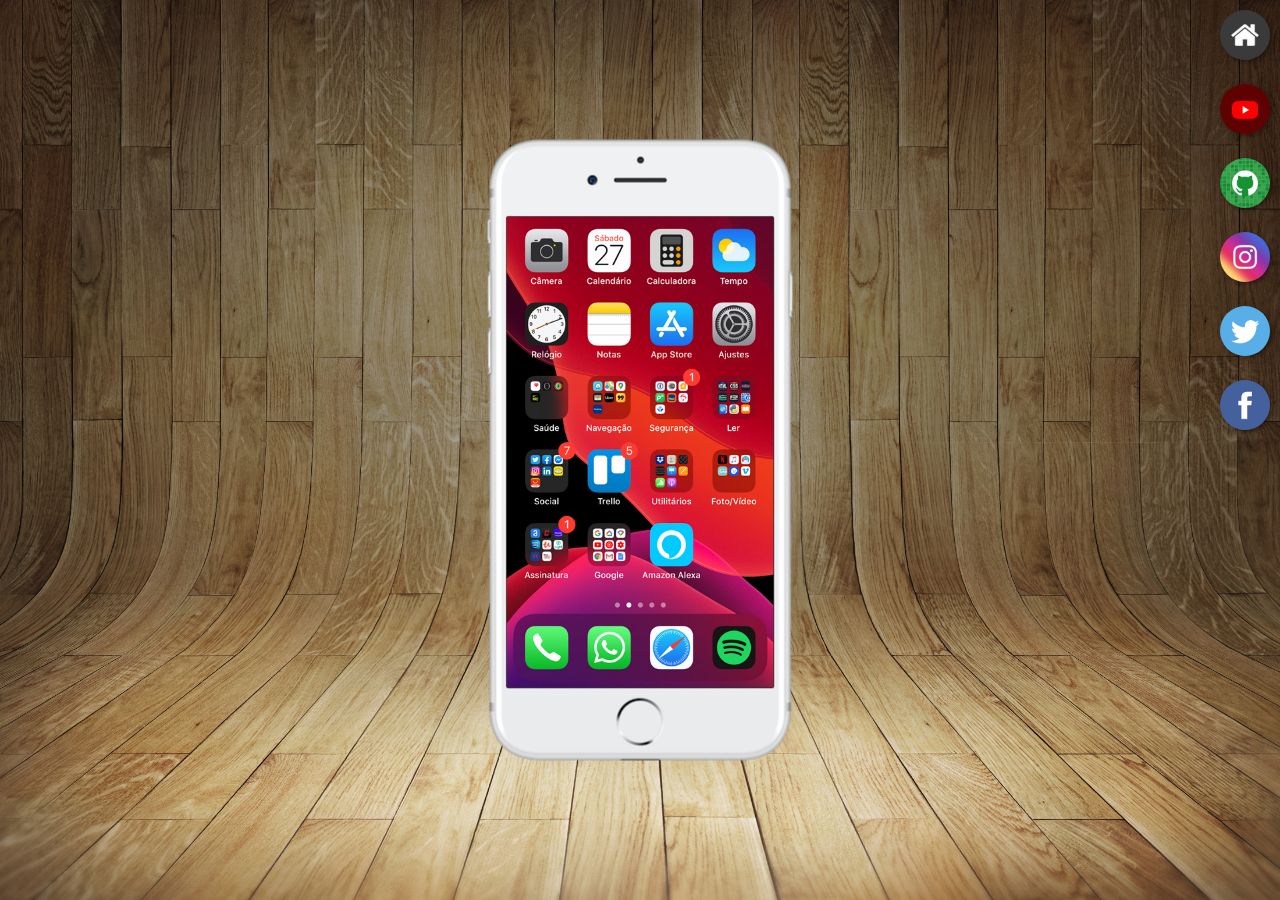
<file: index.html>
<!DOCTYPE html>
<html lang="pt-br">
<head>
    <meta charset="UTF-8">
    <meta name="viewport" content="width=device-width, initial-scale=1.0">
    <link rel="shortcut icon" href="icone.ico" type="image/x-icon">
    <link rel="stylesheet" href="estilos/style.css">
    <title>Projeto Redes Sociais</title>
</head>
<body>
    <main>
        <section id="telefone">
            <iframe src="home.html" name="tela" id="tela" frameborder="0">
                Seu Navgador Nao e Compativel Com Isso.
            </iframe>
        </section>
        <section id="redes-sociais">
            <a href="home.html" target="tela"><img src="imagens/logo-home.jpg" alt="Home"></a> <br>
            <a href="youtube.html" target="tela"><img src="imagens/logo-youtube.jpg" alt="Youtube"></a> <br>
            <a href="github.html" target="tela"><img src="imagens/logo-github.jpg" alt="Github"></a> <br>
            <a href="instagram.html" target="tela"><img src="imagens/logo-instagram.jpg" alt="Instagram"></a> <br>
            <a href="twitter.html" target="tela"><img src="imagens/logo-twitter.jpg" alt="Twitter"></a> <br>
            <a href="facebook.html" target="tela"><img src="imagens/logo-facebook.jpg" alt="Facebook"></a>
        </section>
    </main>
</body>
</html>
</file>
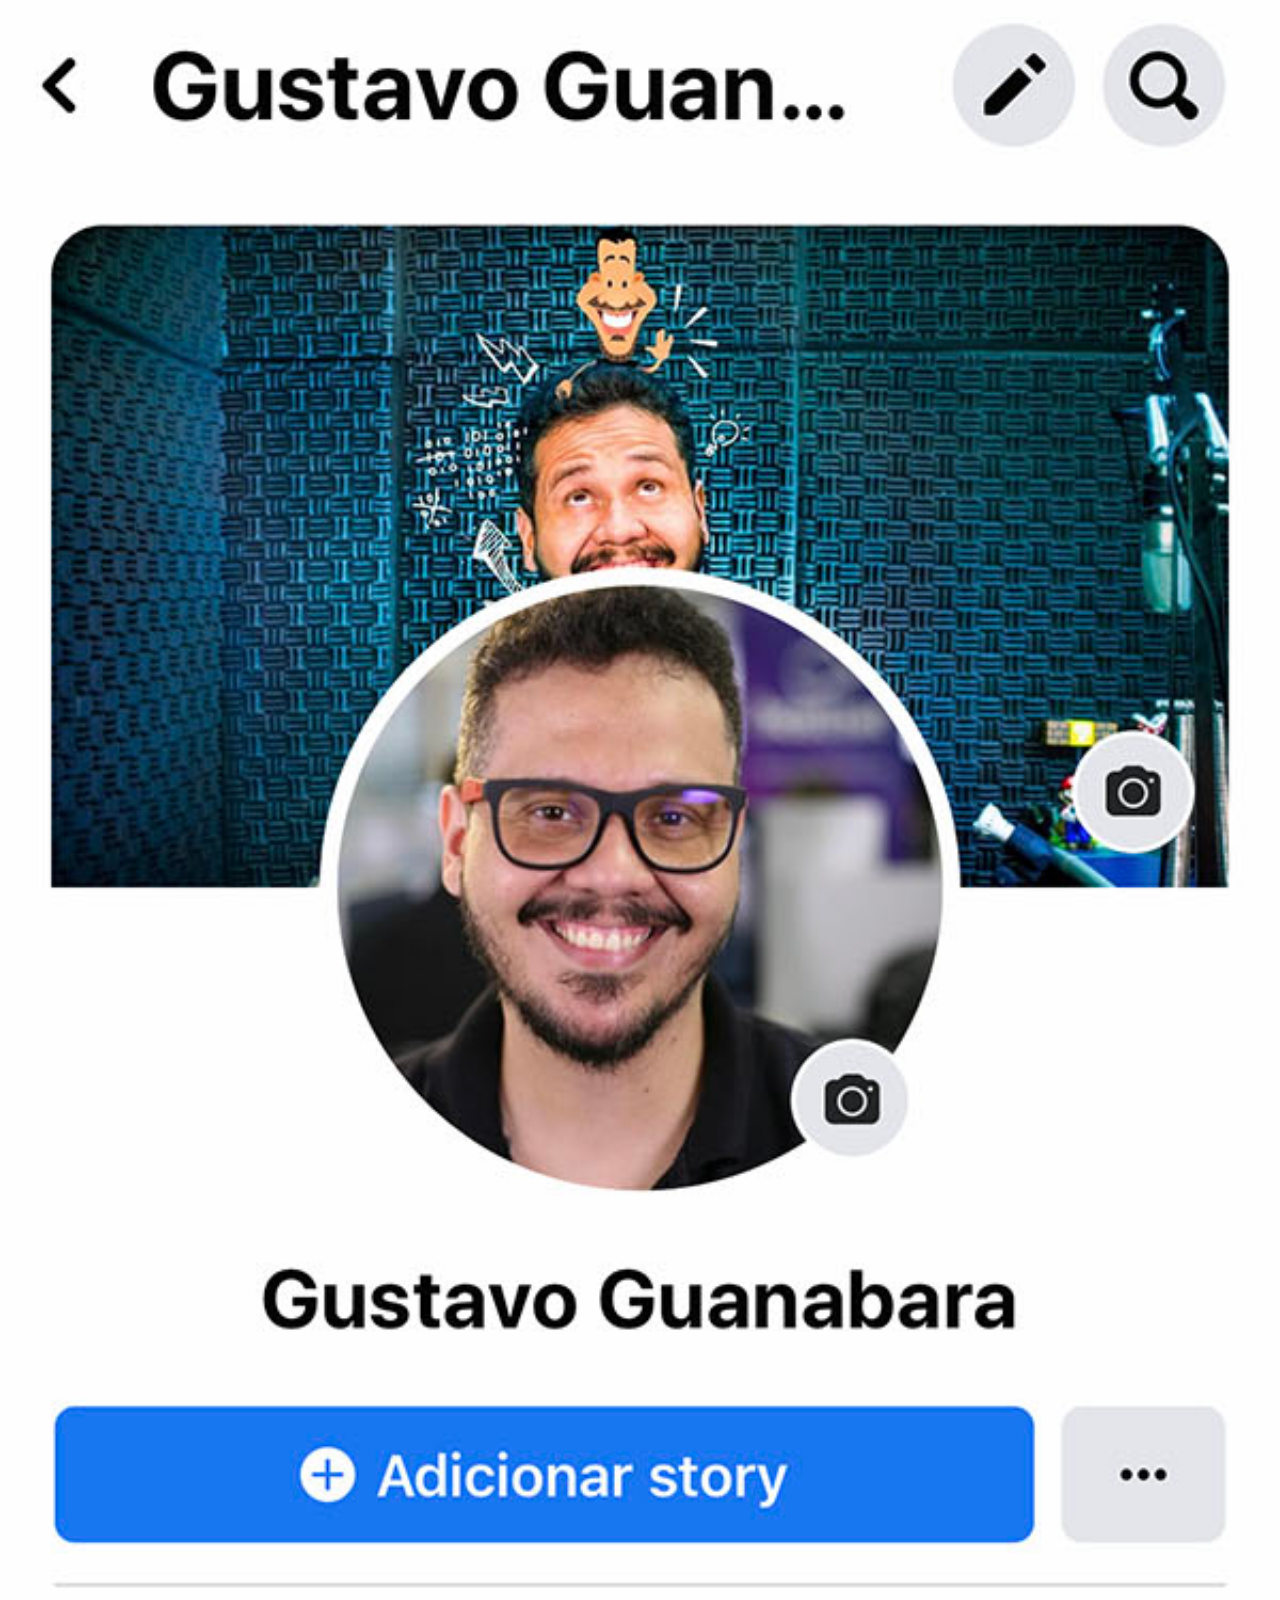
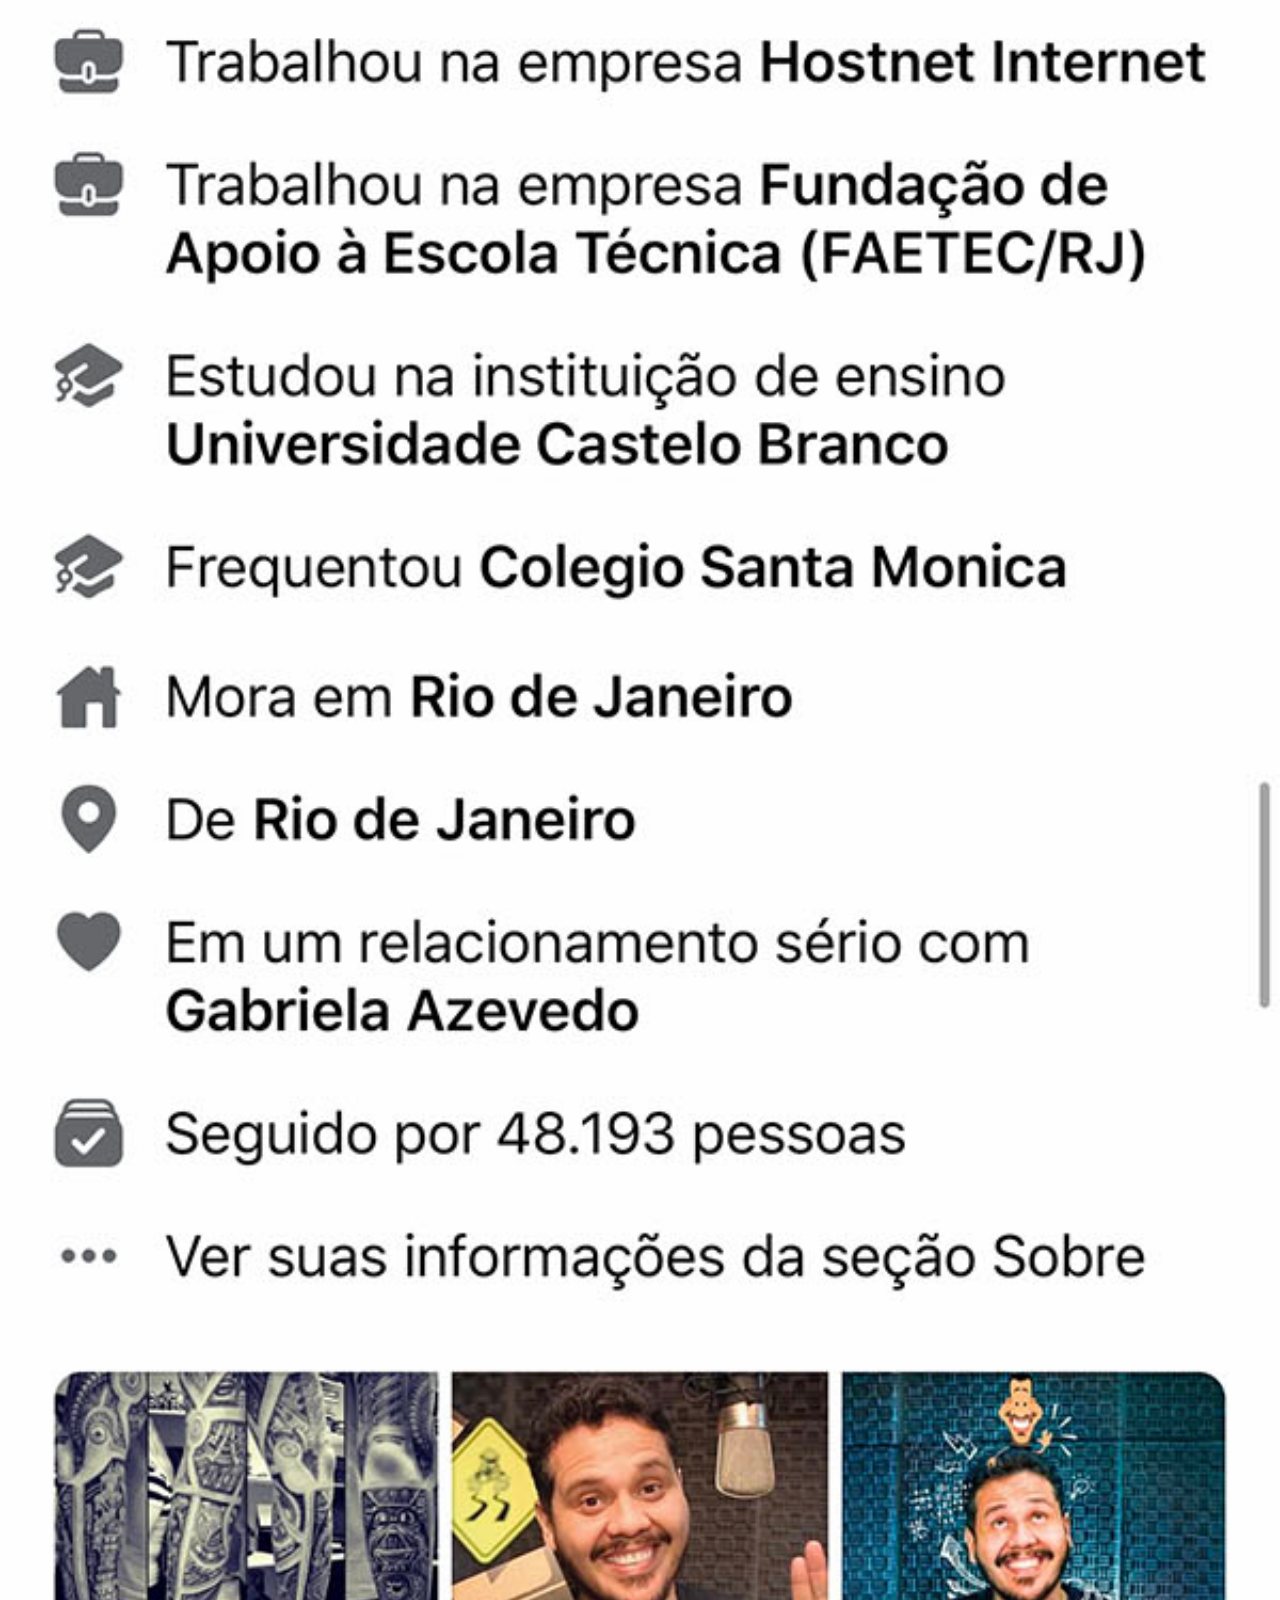
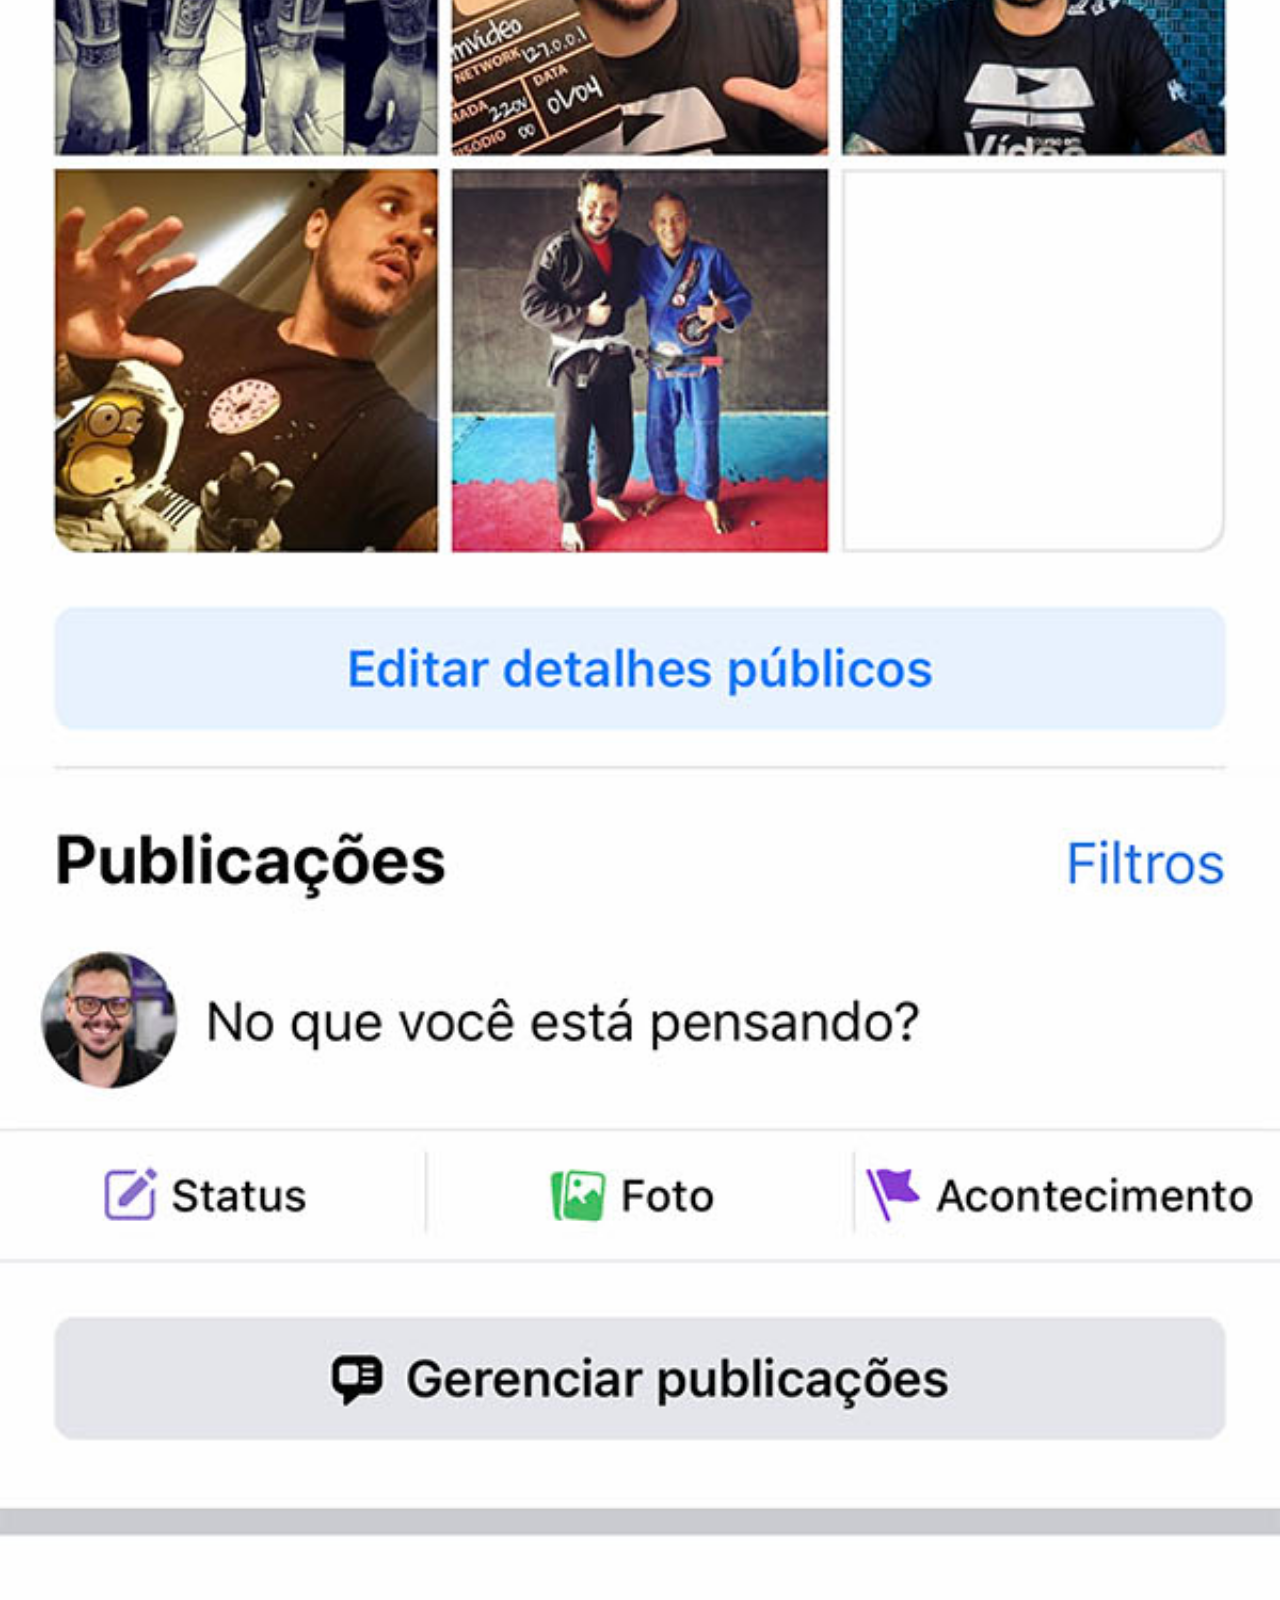
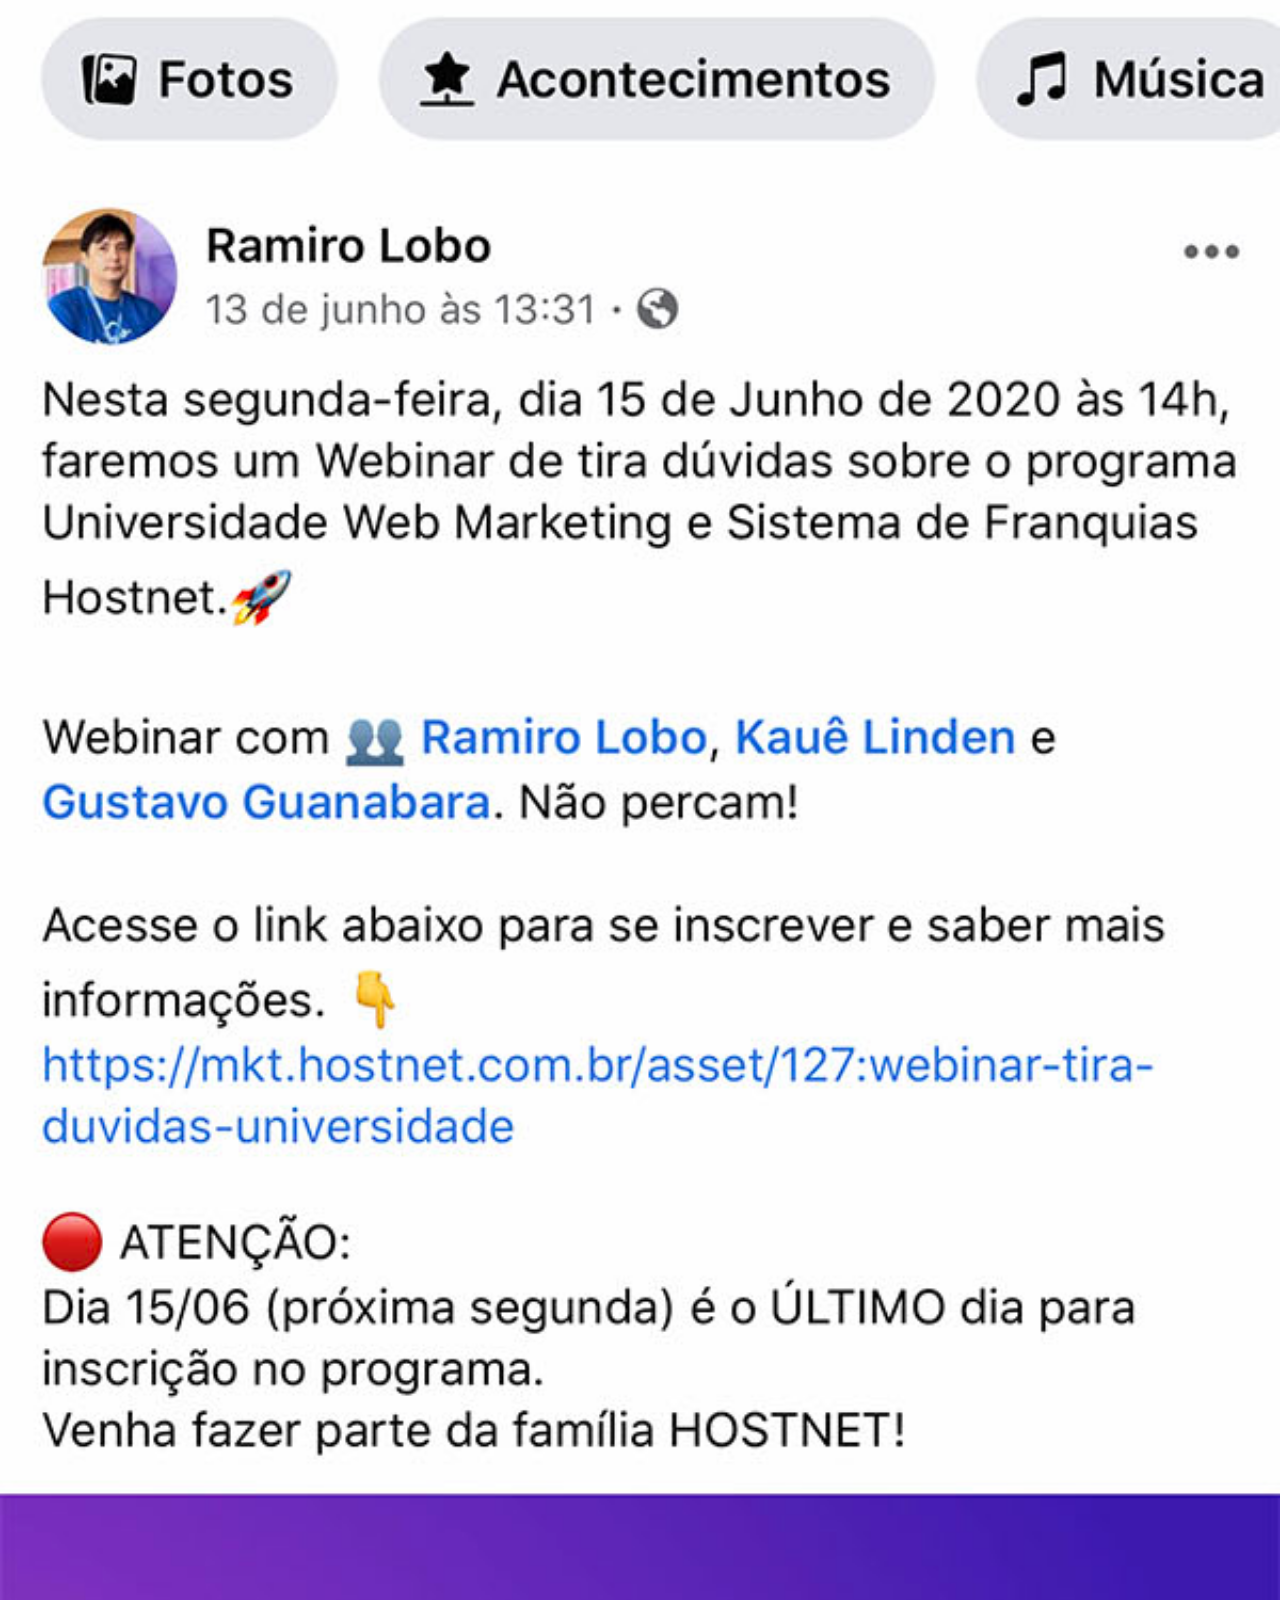
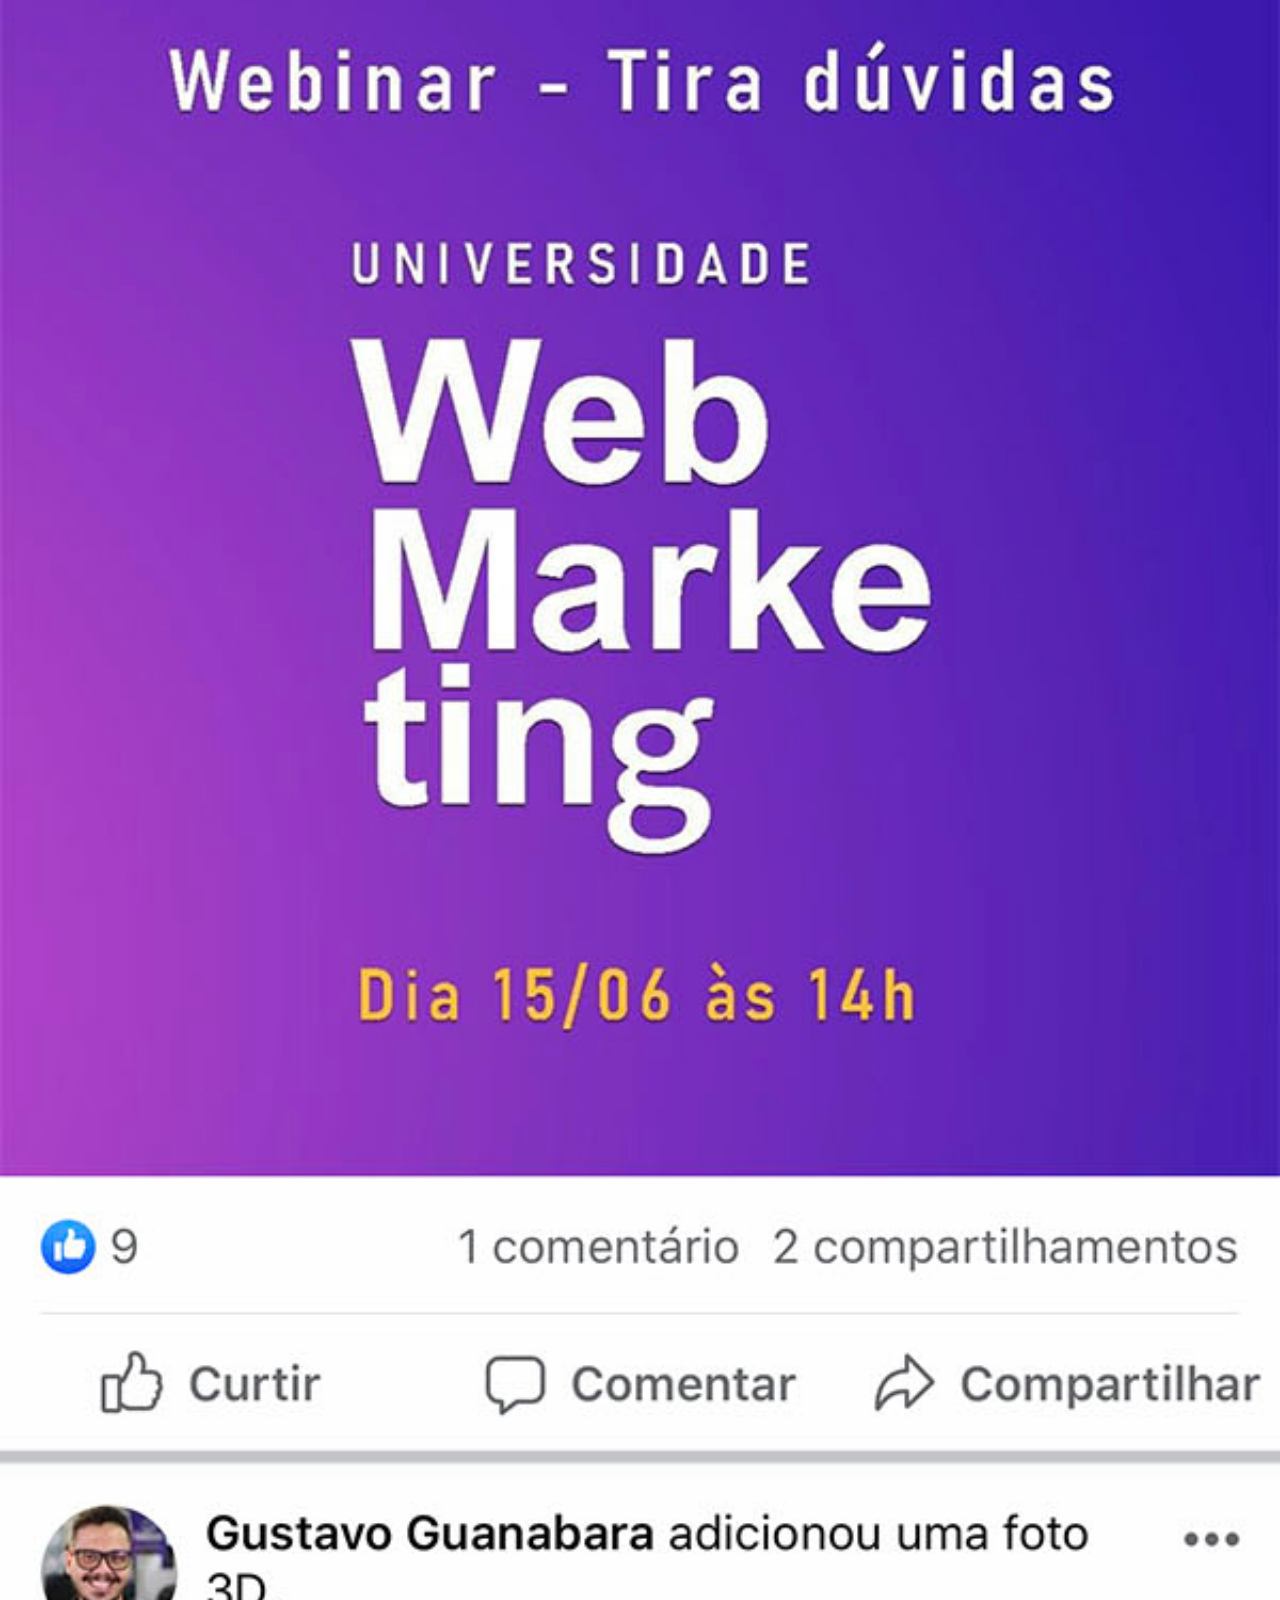
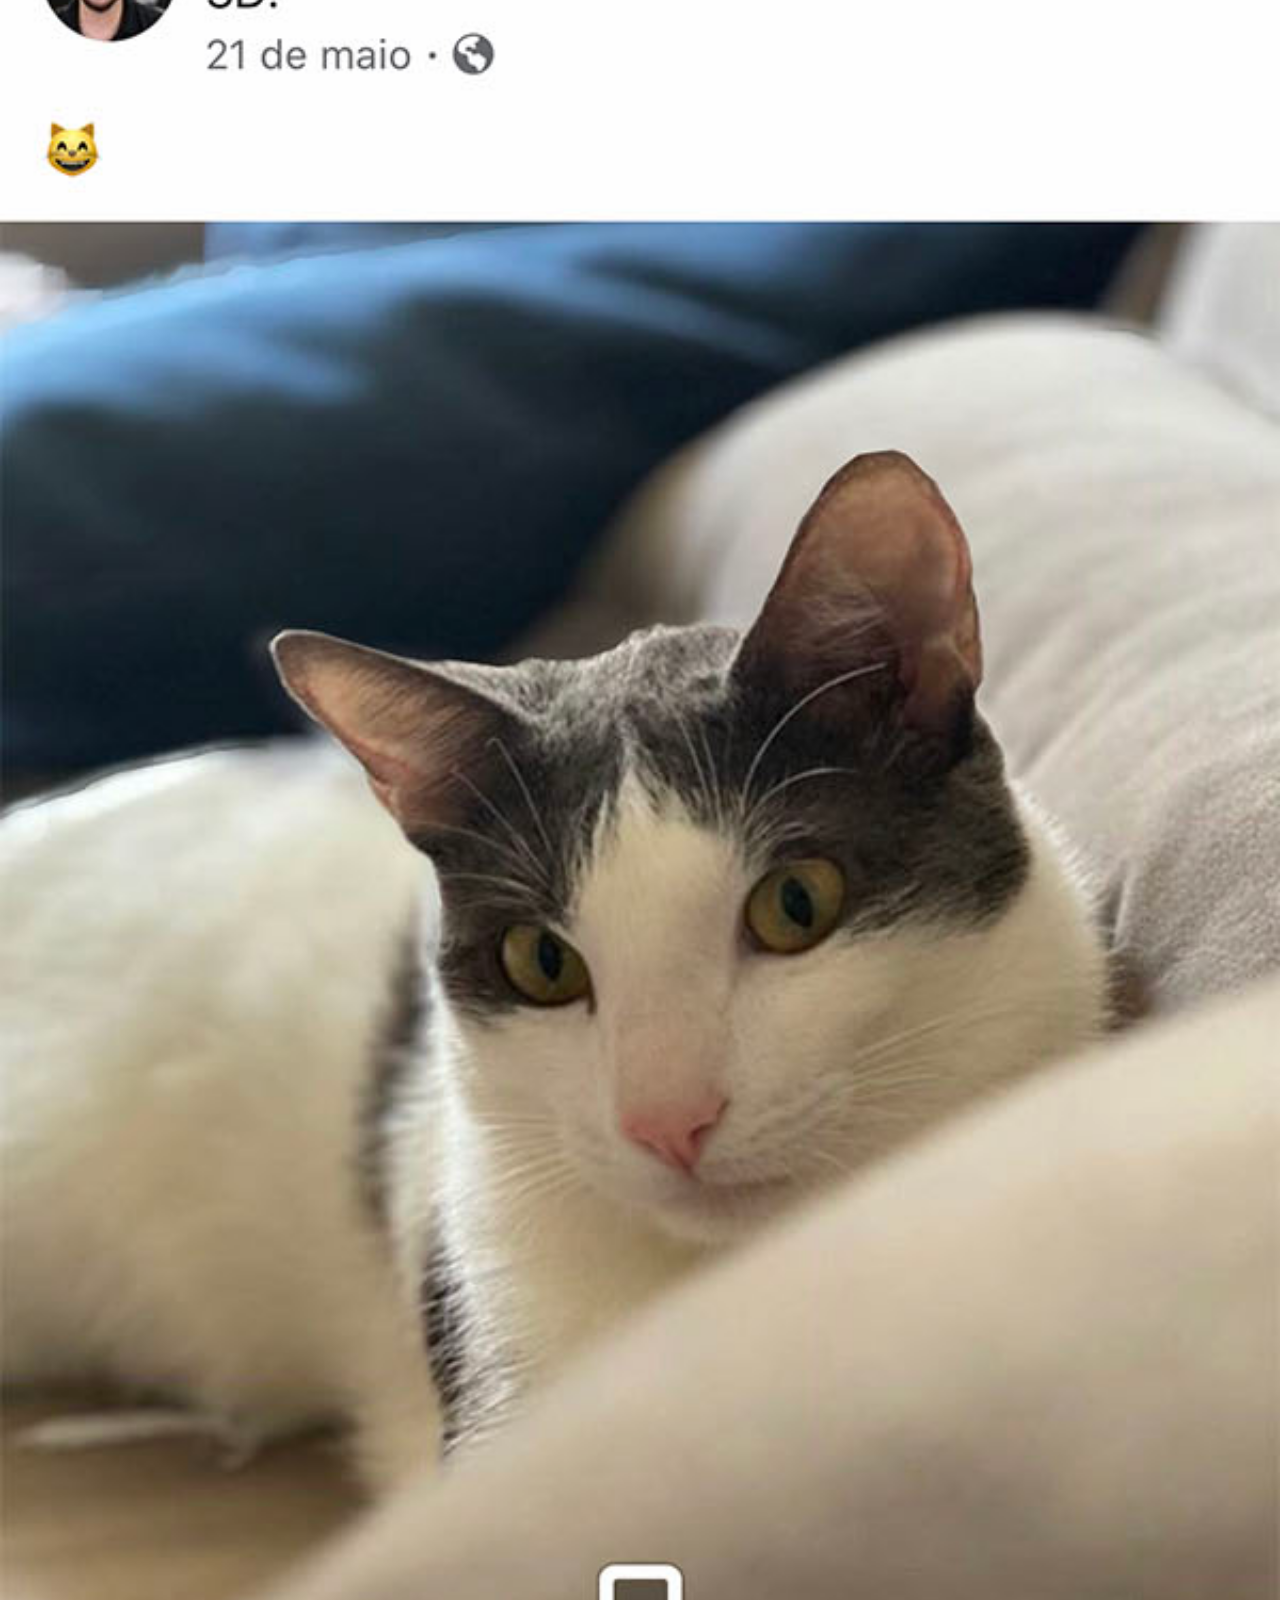
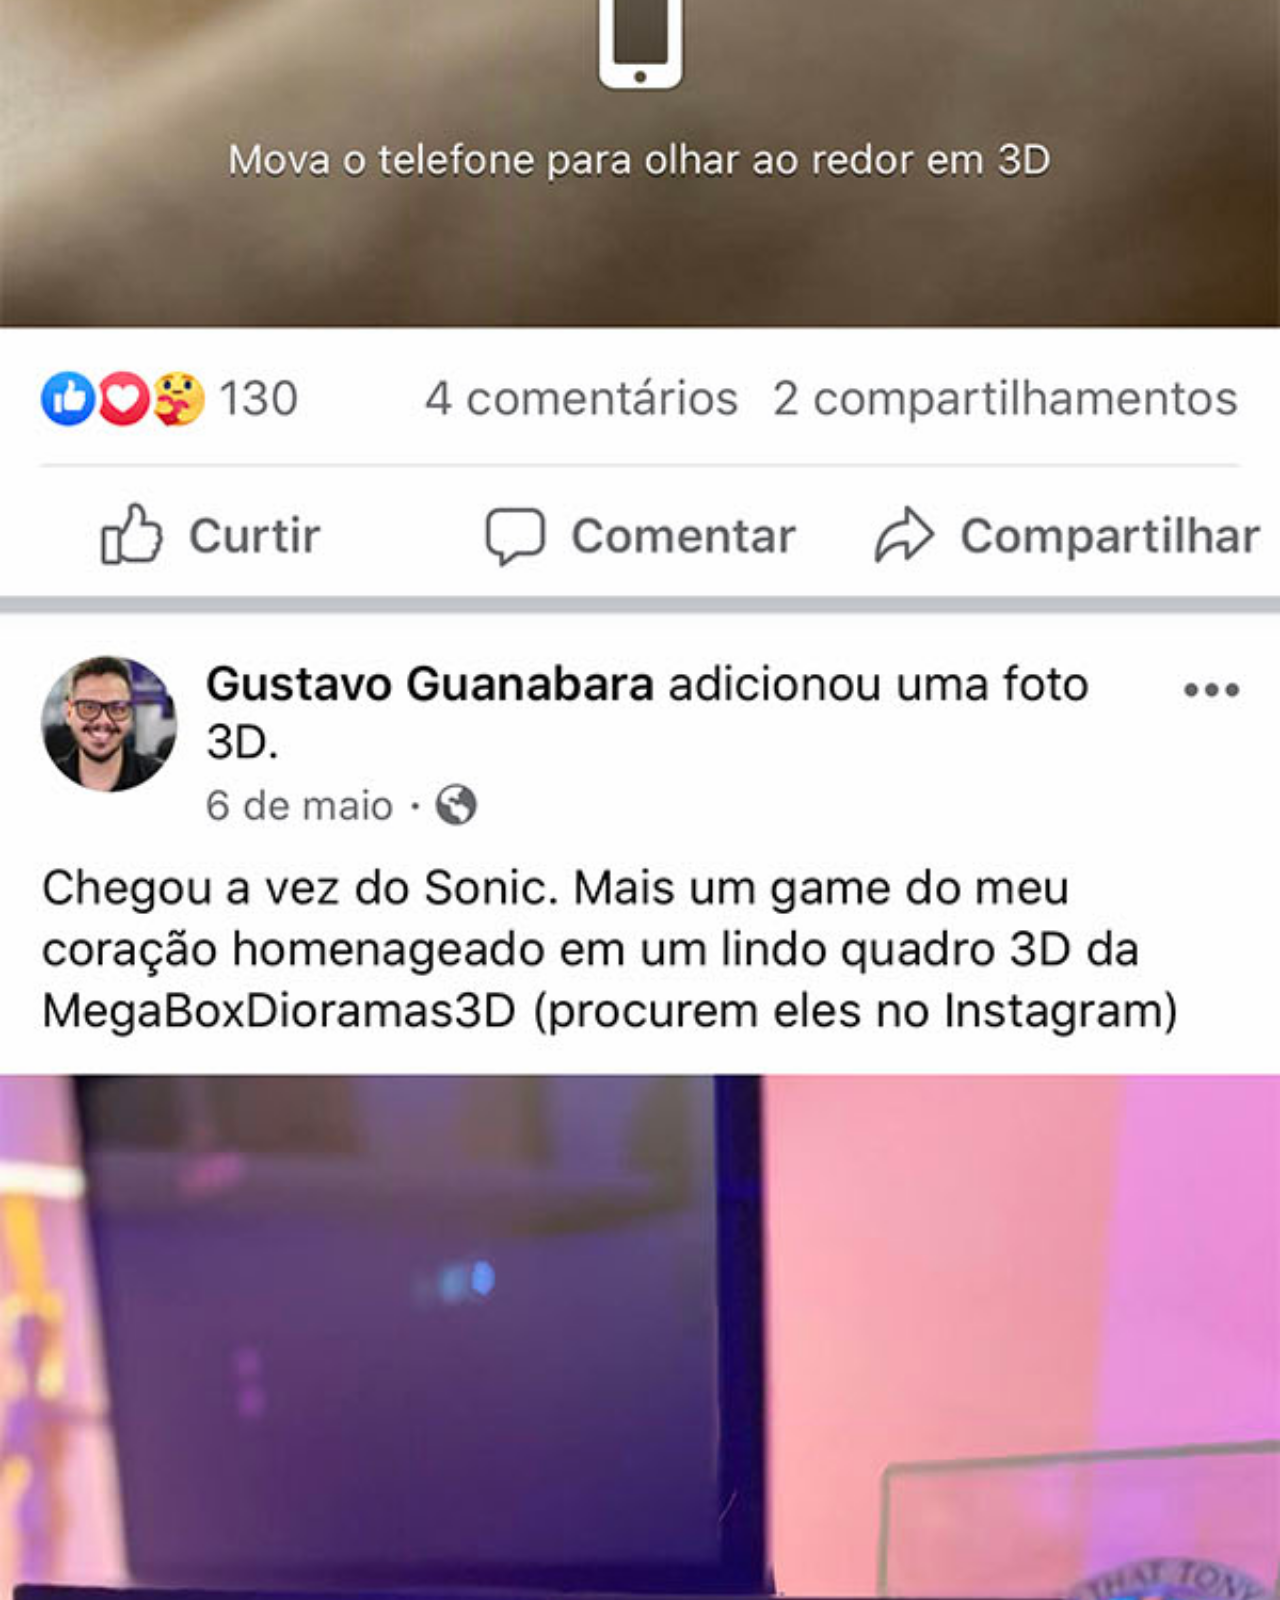
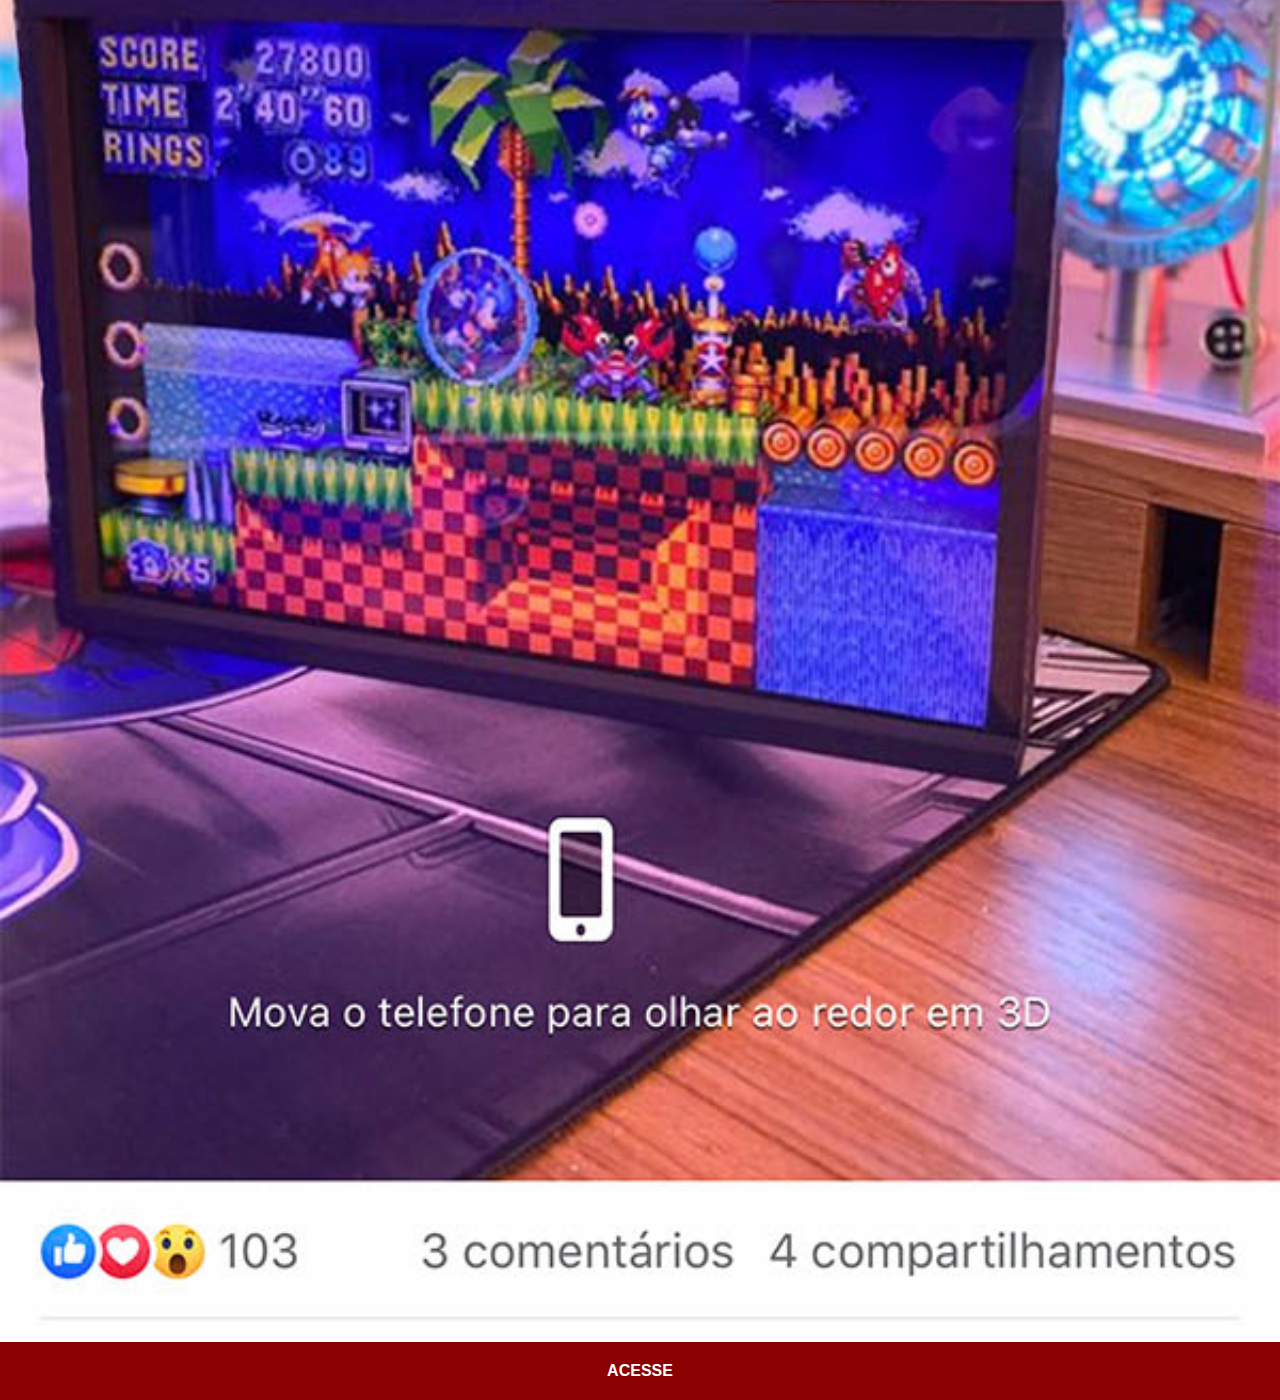
<file: facebook.html>
<!DOCTYPE html>
<html lang="pt-br">
<head>
    <meta charset="UTF-8">
    <meta name="viewport" content="width=device-width, initial-scale=1.0">
    <link rel="stylesheet" href="estilos/social.css">
    <title>Facebook</title>
</head>
<body>
    <img src="imagens/tela-facebook.jpg" alt="Facebook">
    <a href="https://www.facebook.com/gustavoguanabara/" target="_blank">ACESSE</a>
</body>
</html>
</file>
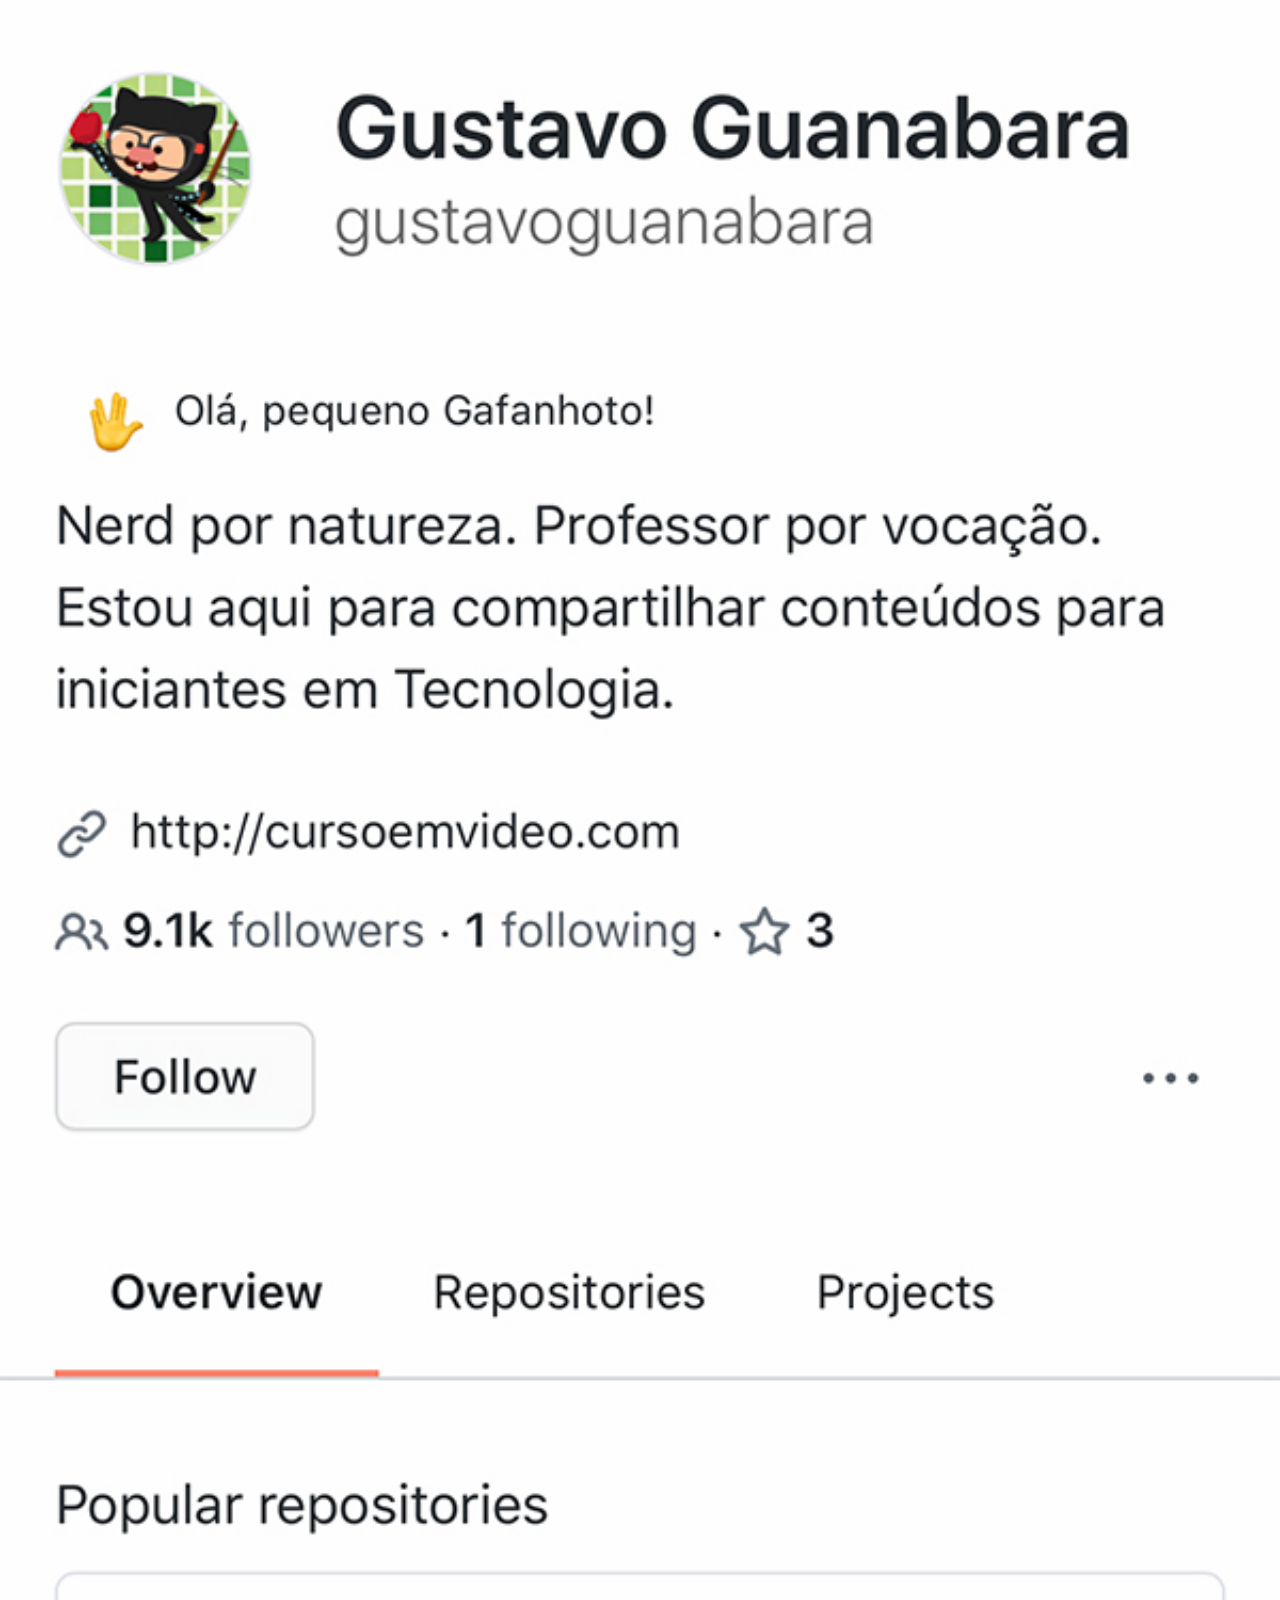
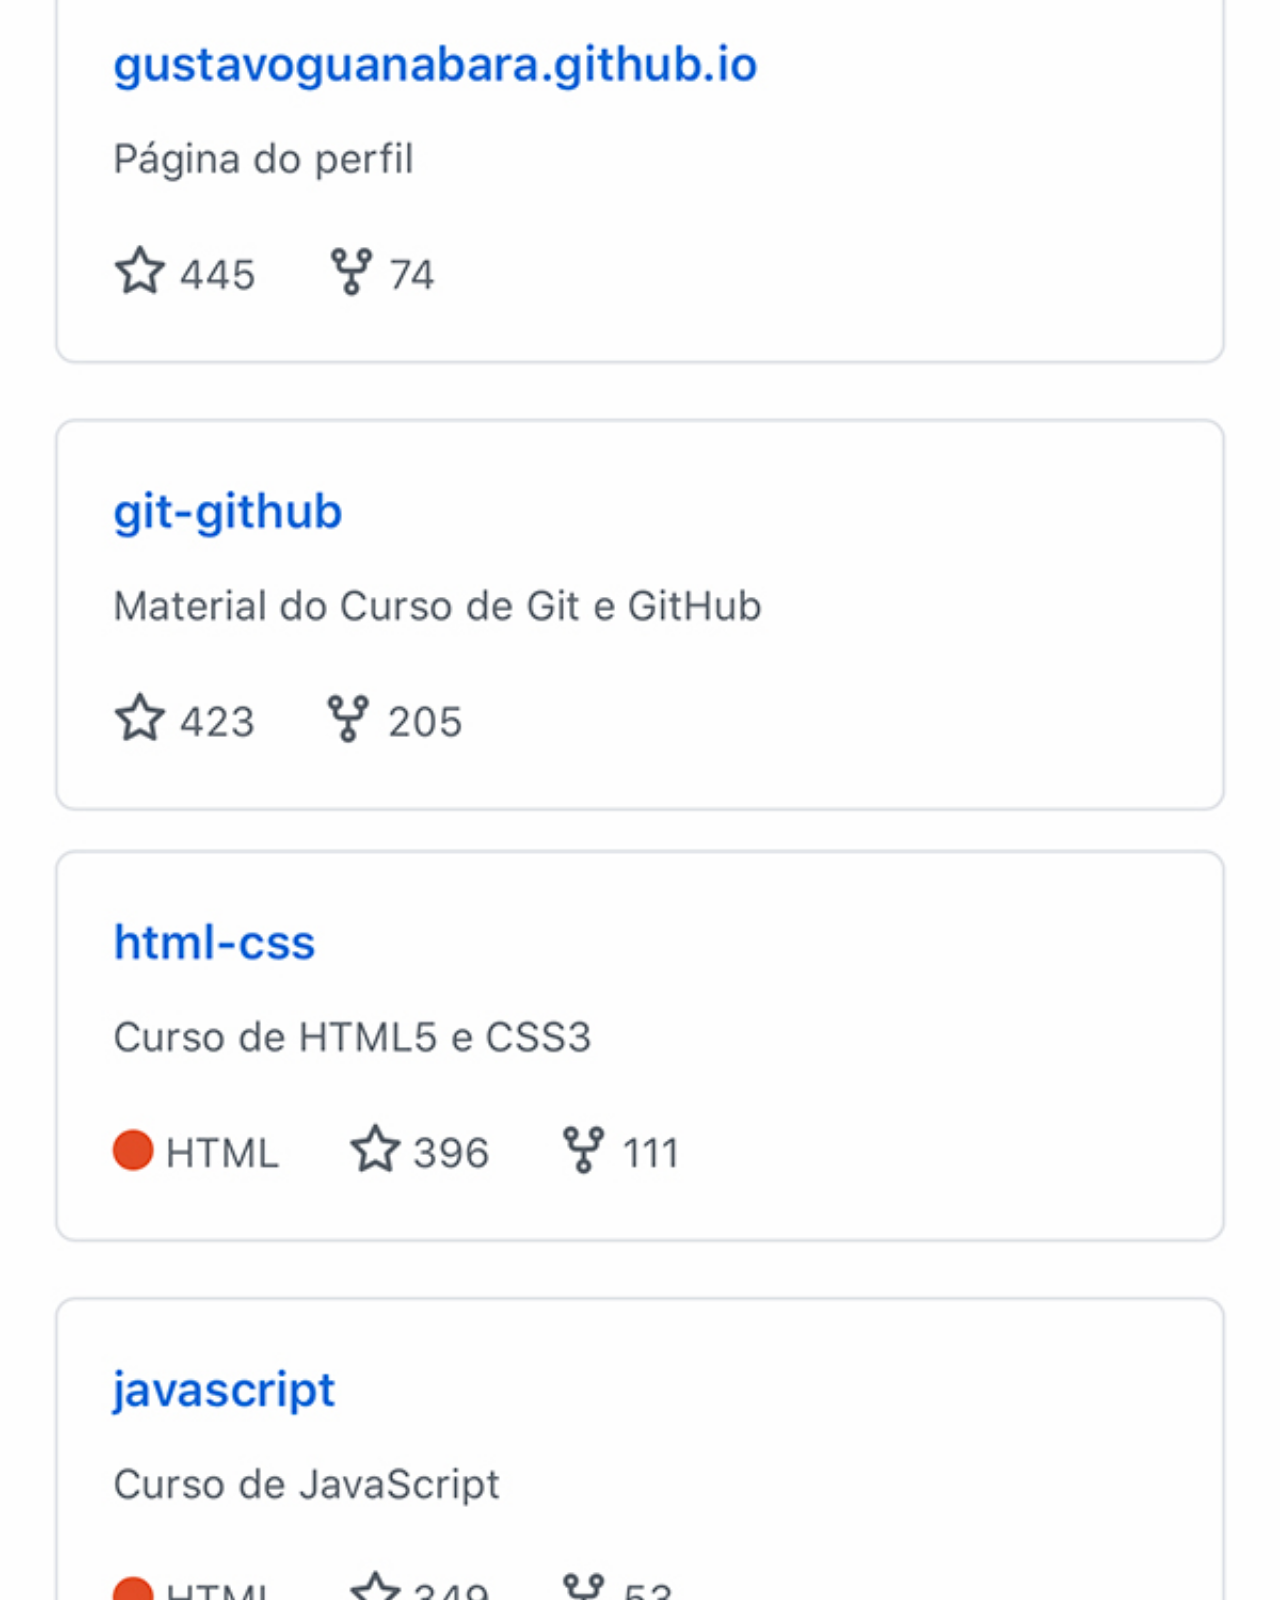
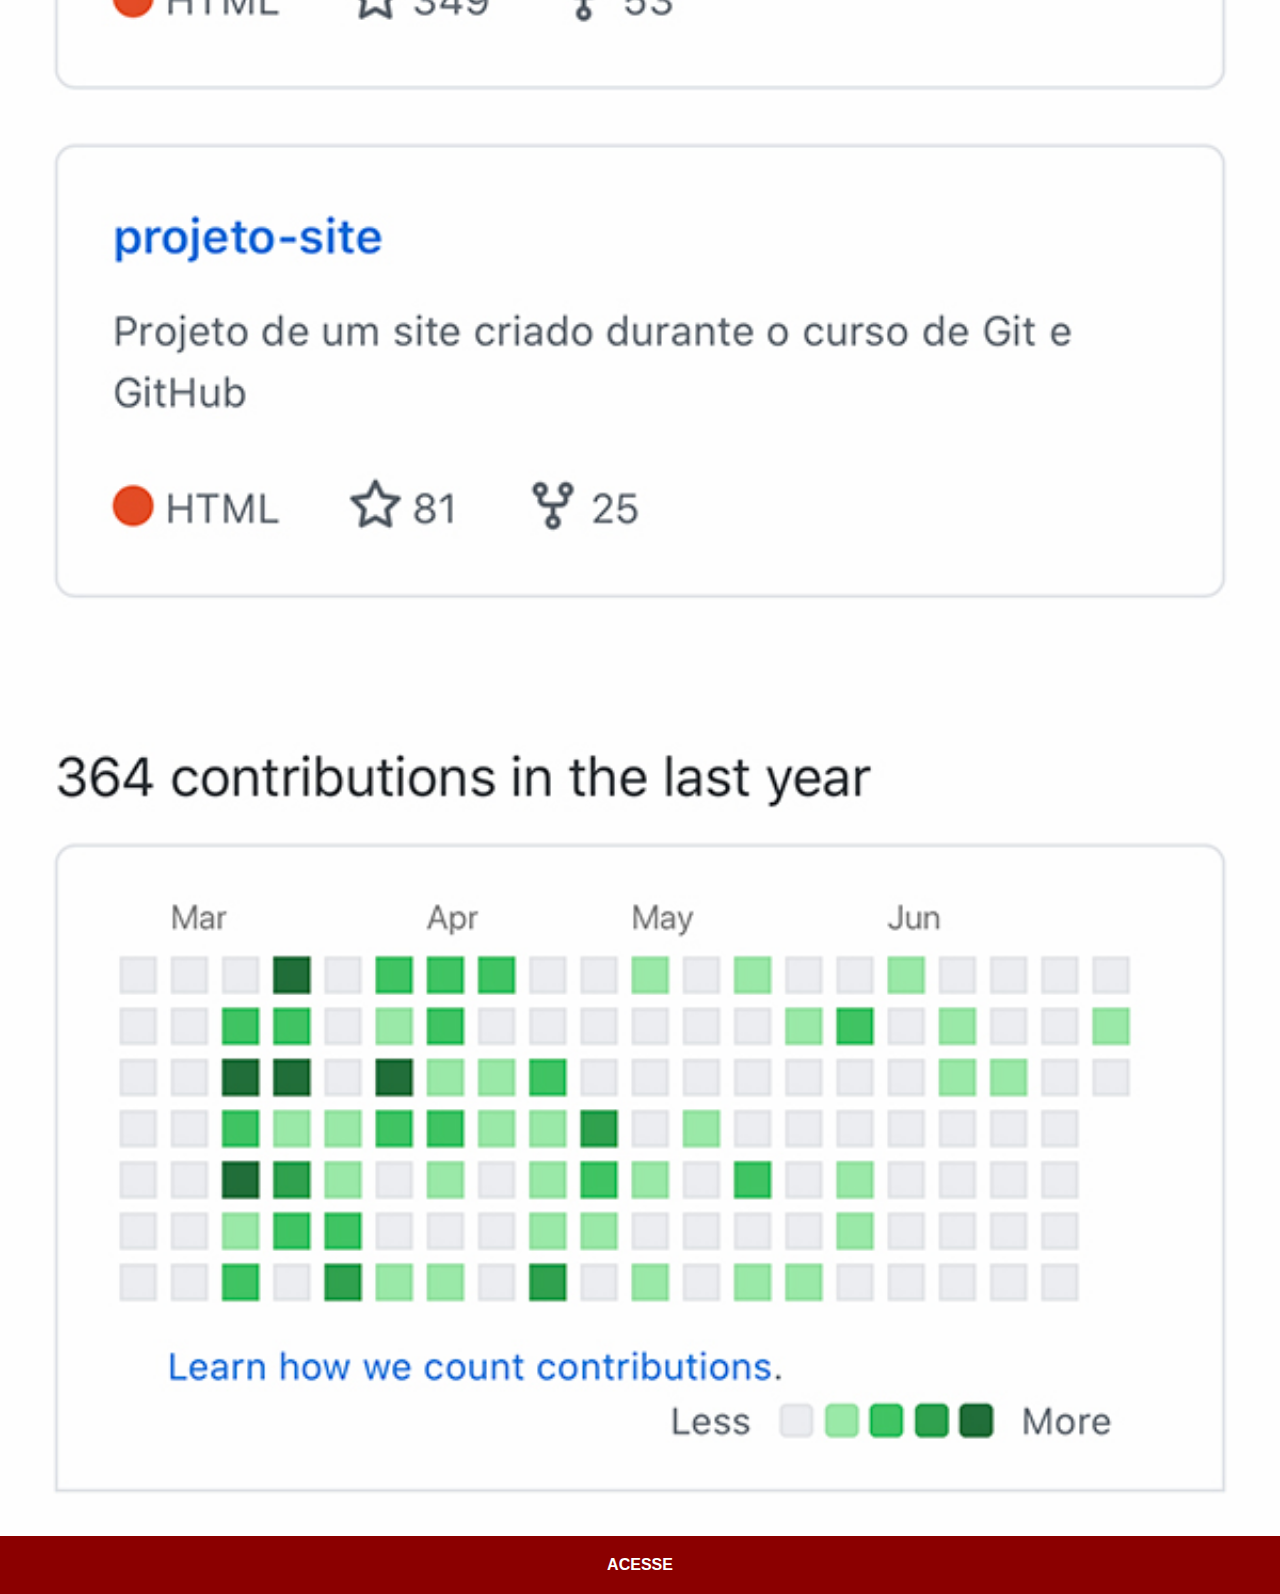
<file: github.html>
<!DOCTYPE html>
<html lang="pt-br">
<head>
    <meta charset="UTF-8">
    <meta name="viewport" content="width=device-width, initial-scale=1.0">
    <link rel="stylesheet" href="estilos/social.css">
    <title>Github</title>
</head>
<body>
    <img src="imagens/tela-github.jpg" alt="Github">
    <a href="https://github.com/gustavoguanabara/" target="_blank">ACESSE</a>
</body>
</html>
</file>
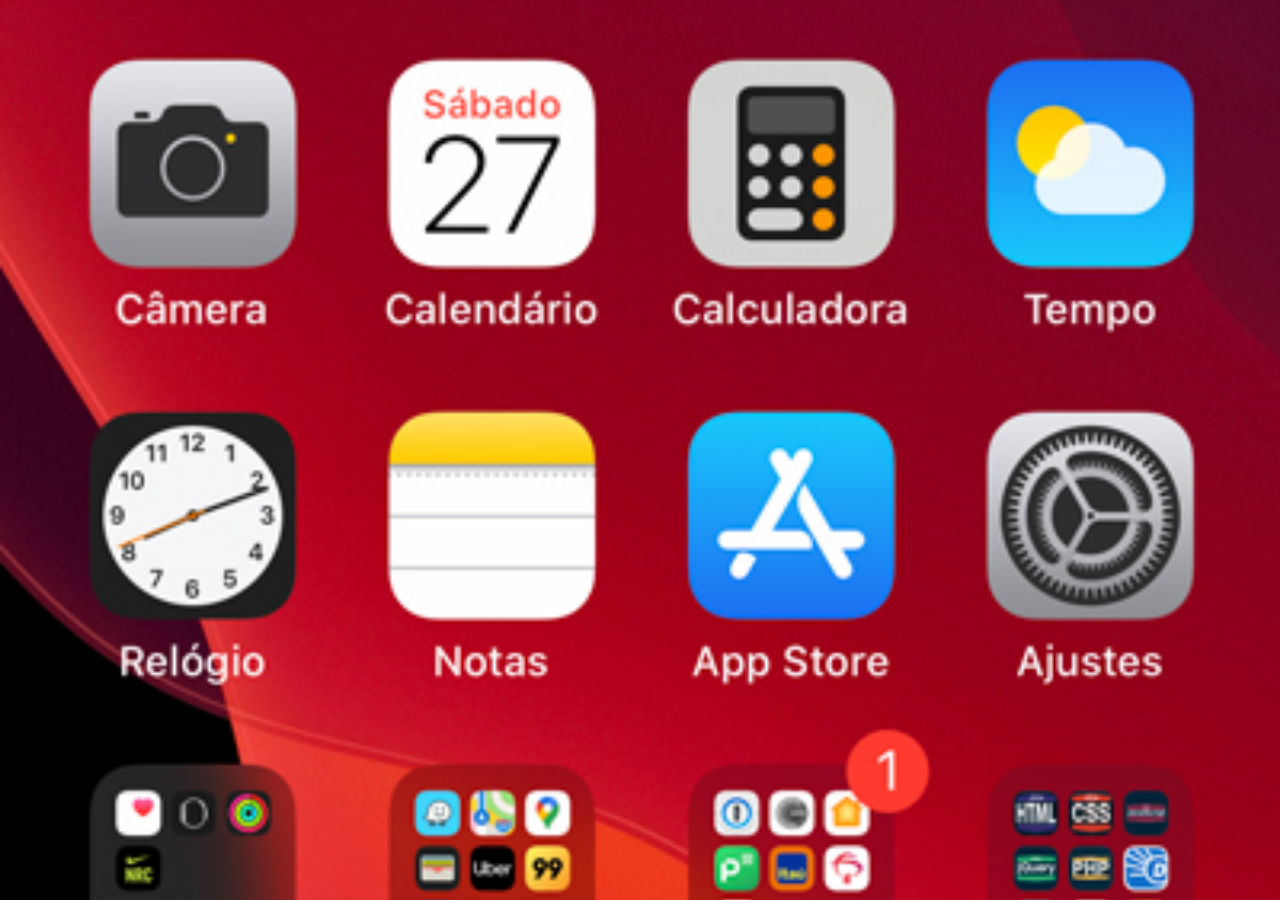
<file: home.html>
<!DOCTYPE html>
<html lang="pt-br">
<head>
    <meta charset="UTF-8">
    <meta name="viewport" content="width=device-width, initial-scale=1.0">
    <title>Home</title>
    <style>
    * {
        margin: 0px;
        padding: 0px;
    }

    body {
        height: 100vh;
        width: 100vw;
        background: black url("imagens/tela-home.jpg") no-repeat top center;
        background-size: cover;
    }
</style>
</head>
<body>
    
</body>
</html>
</file>
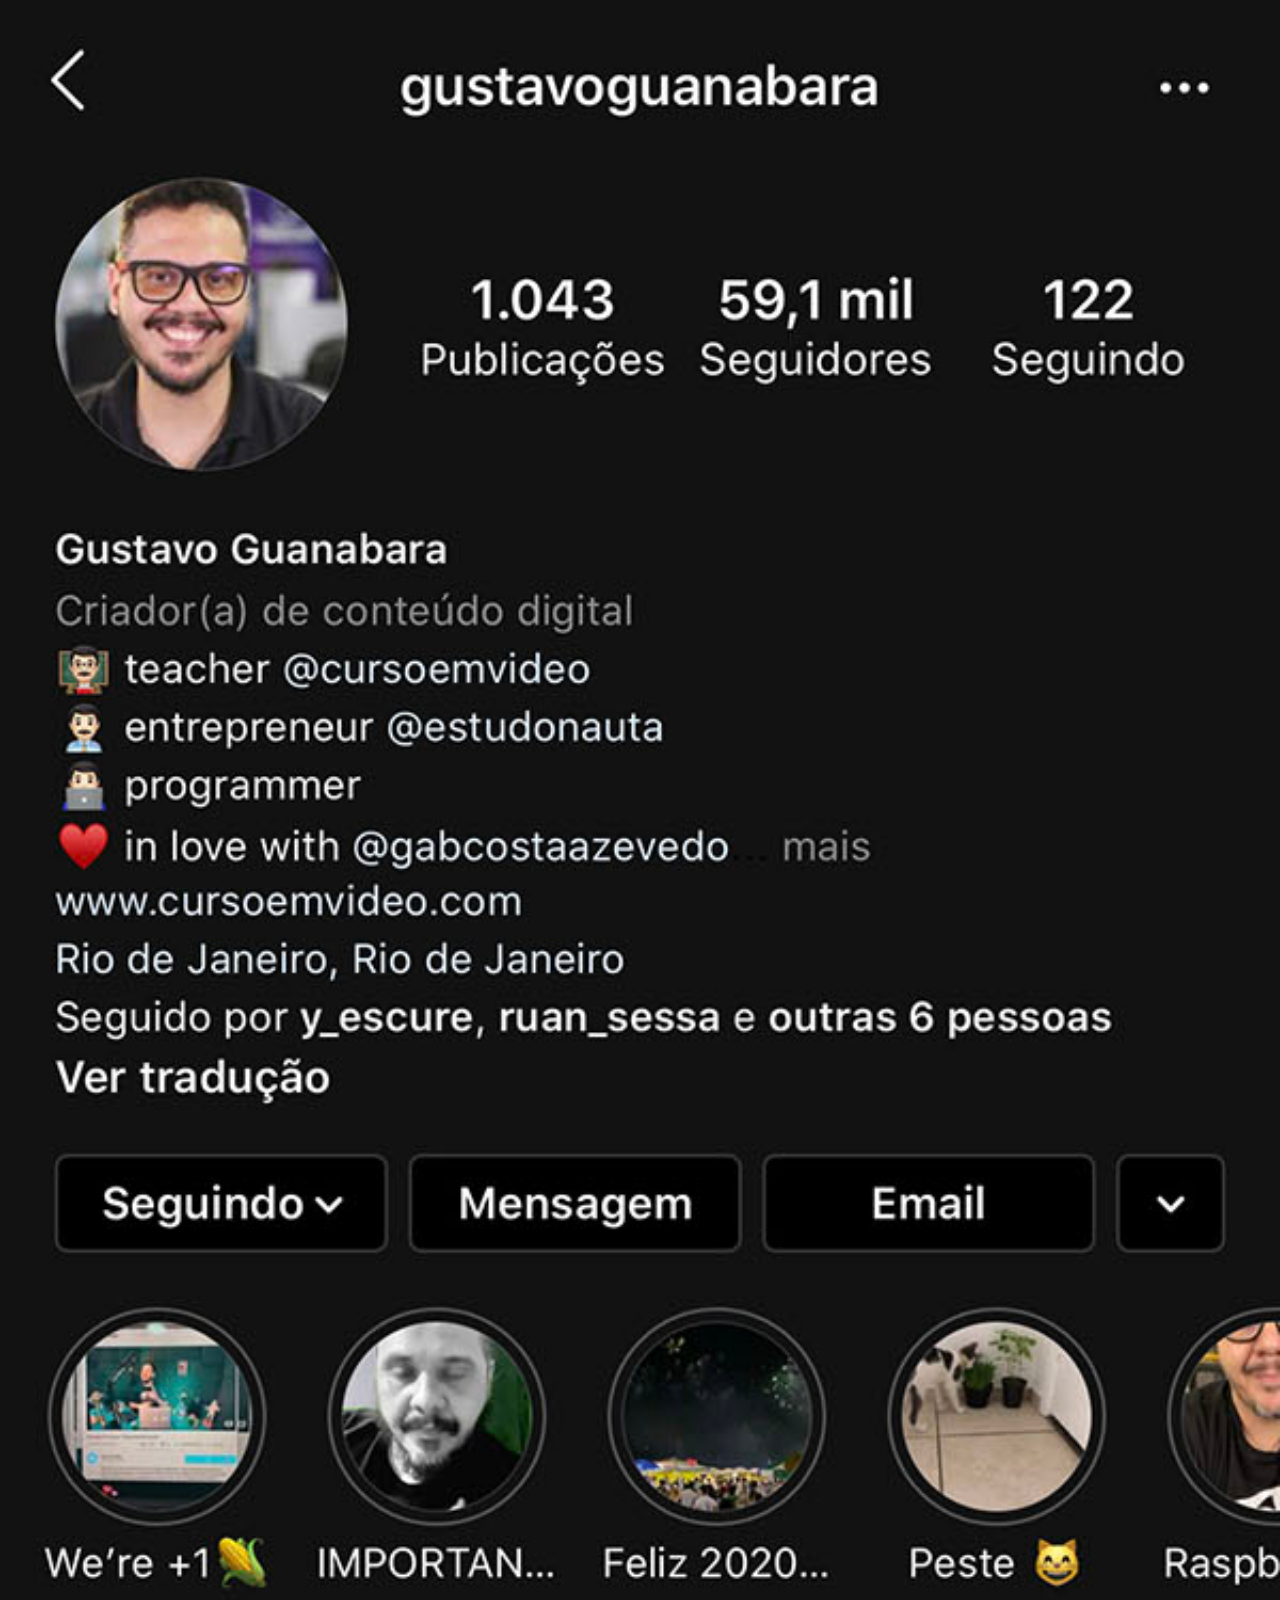
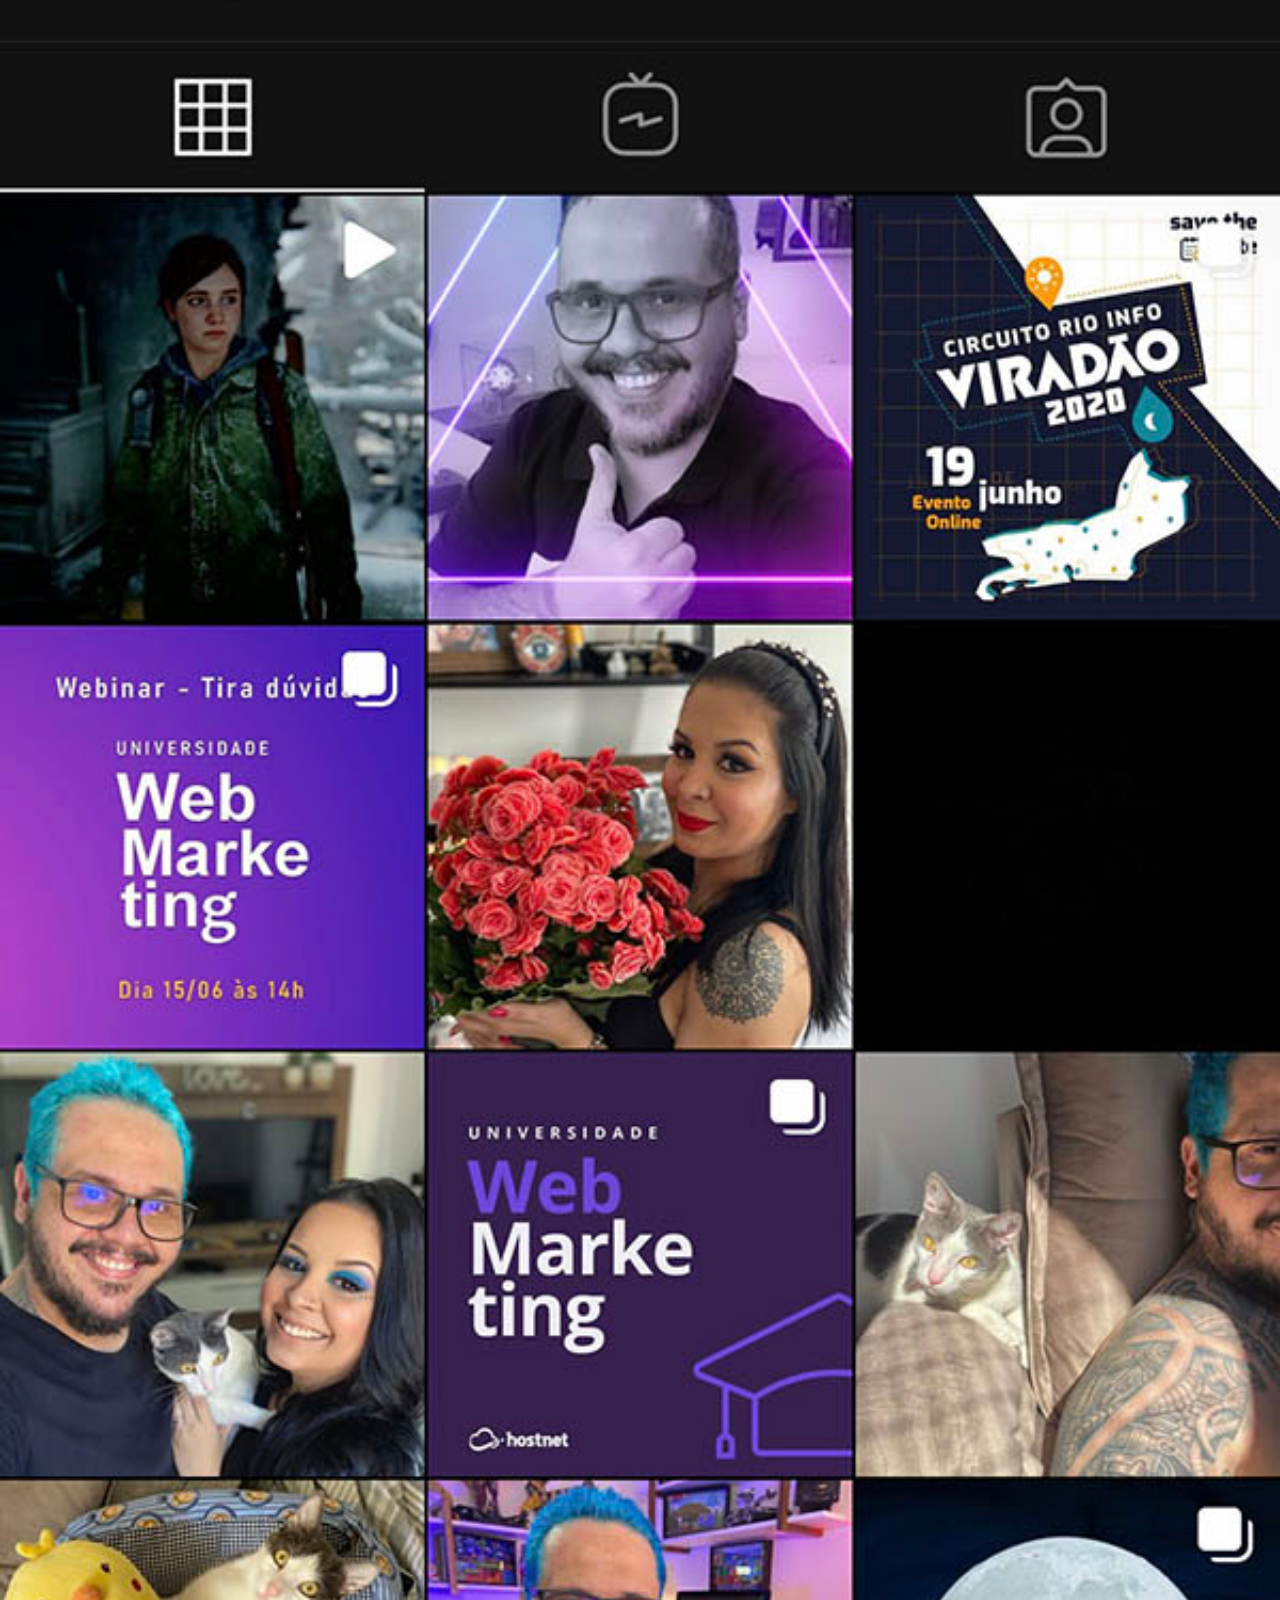
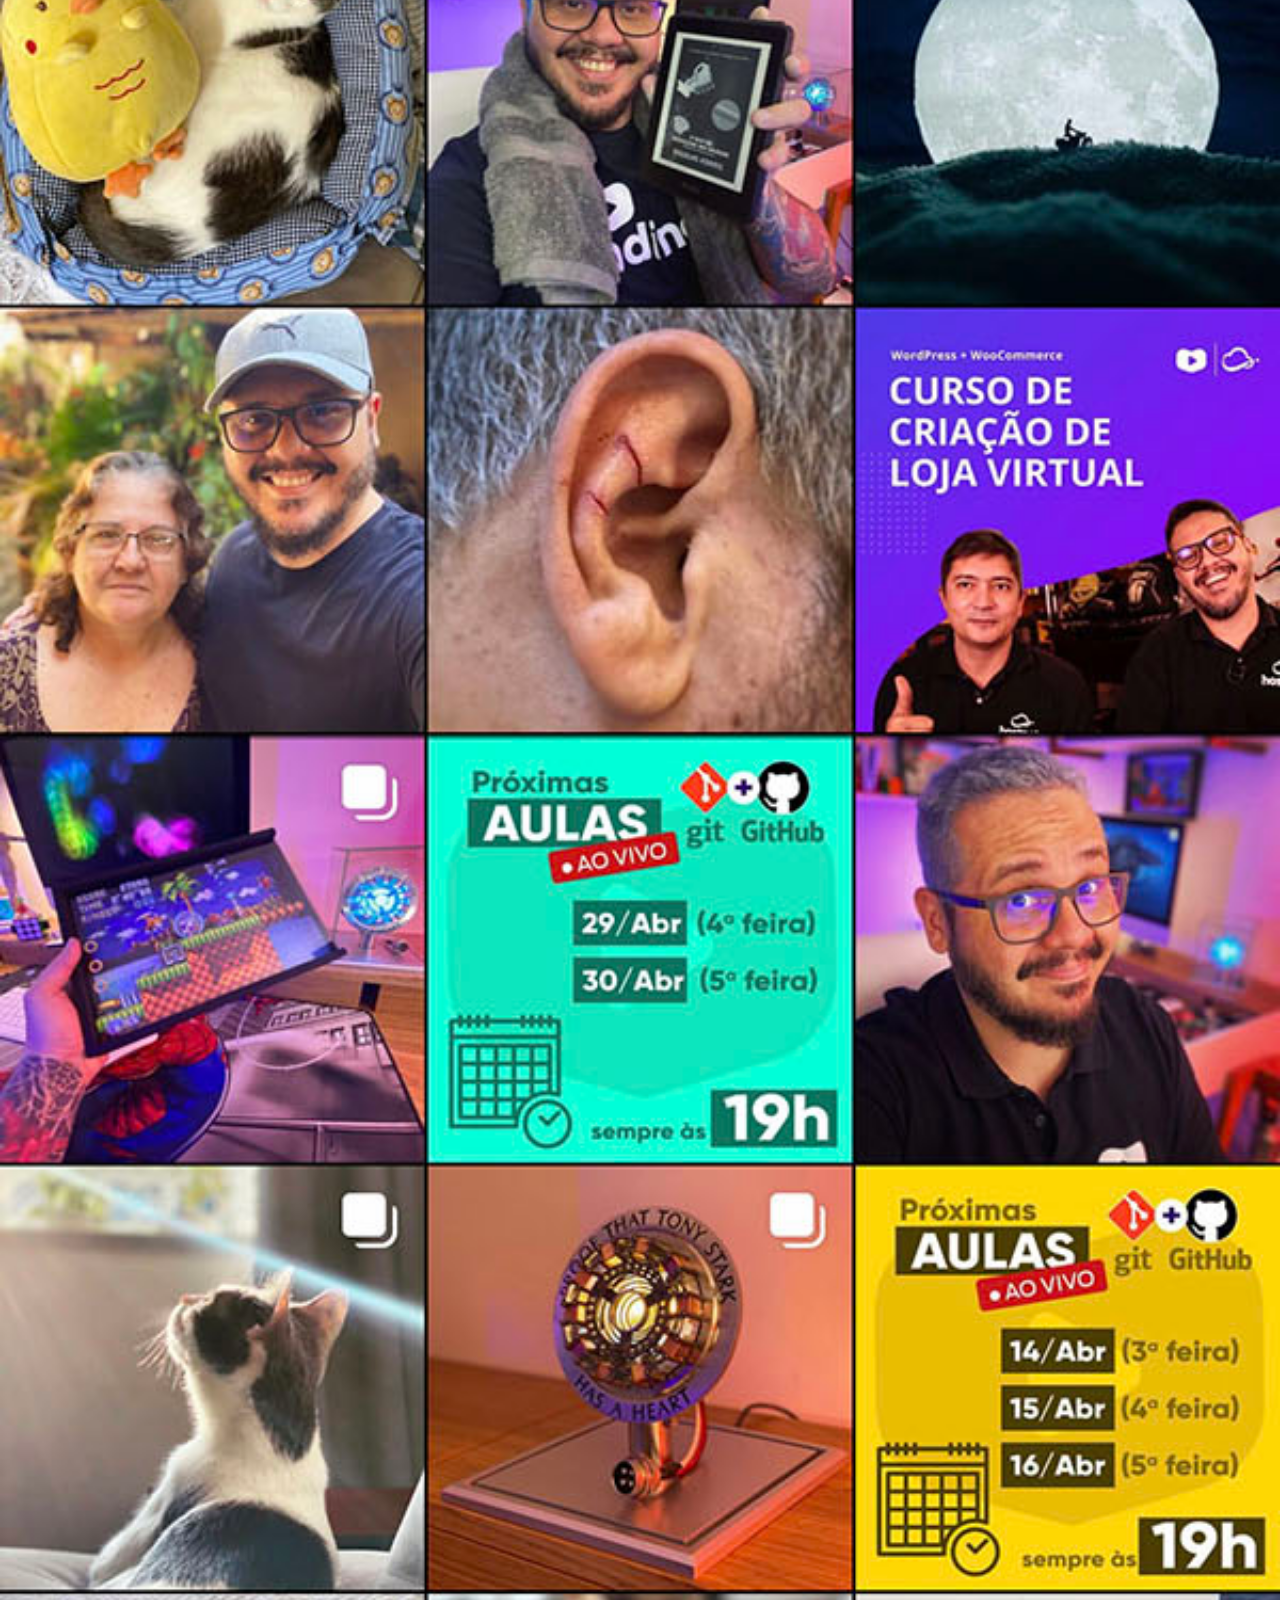
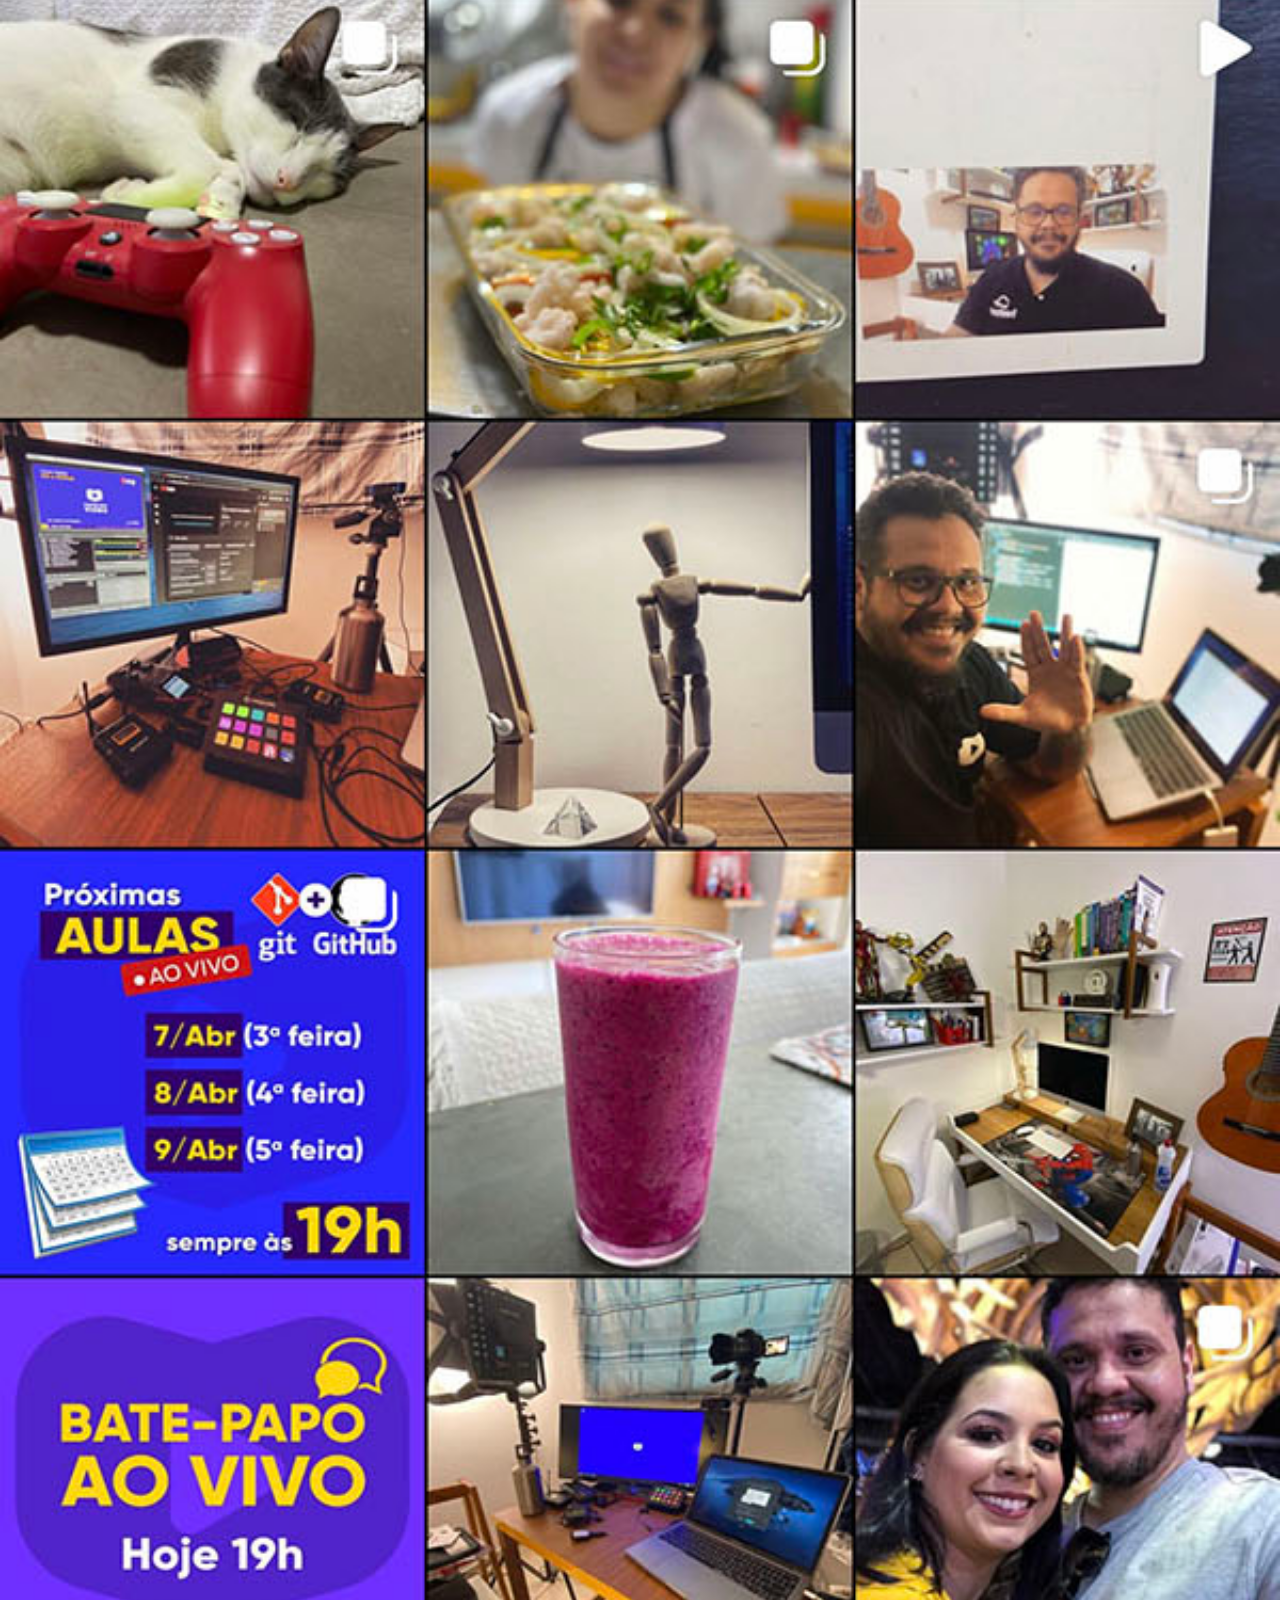
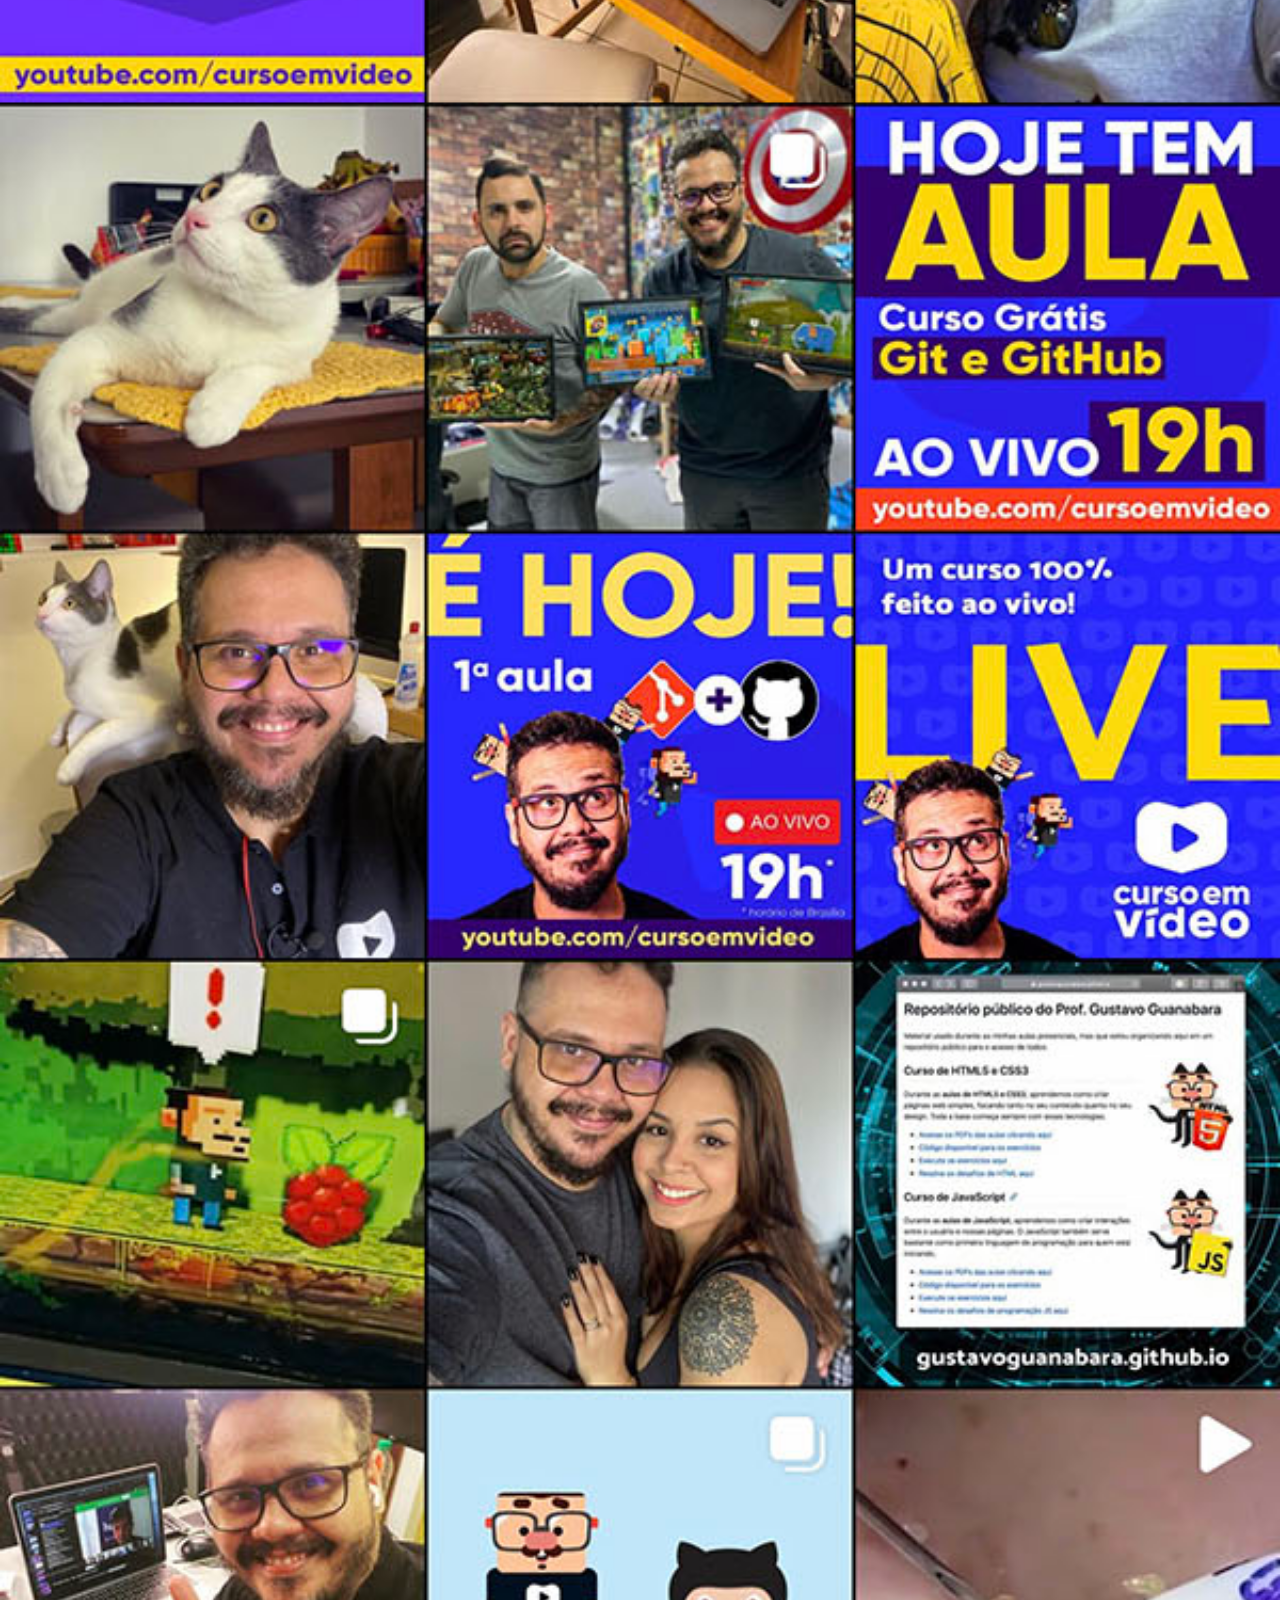
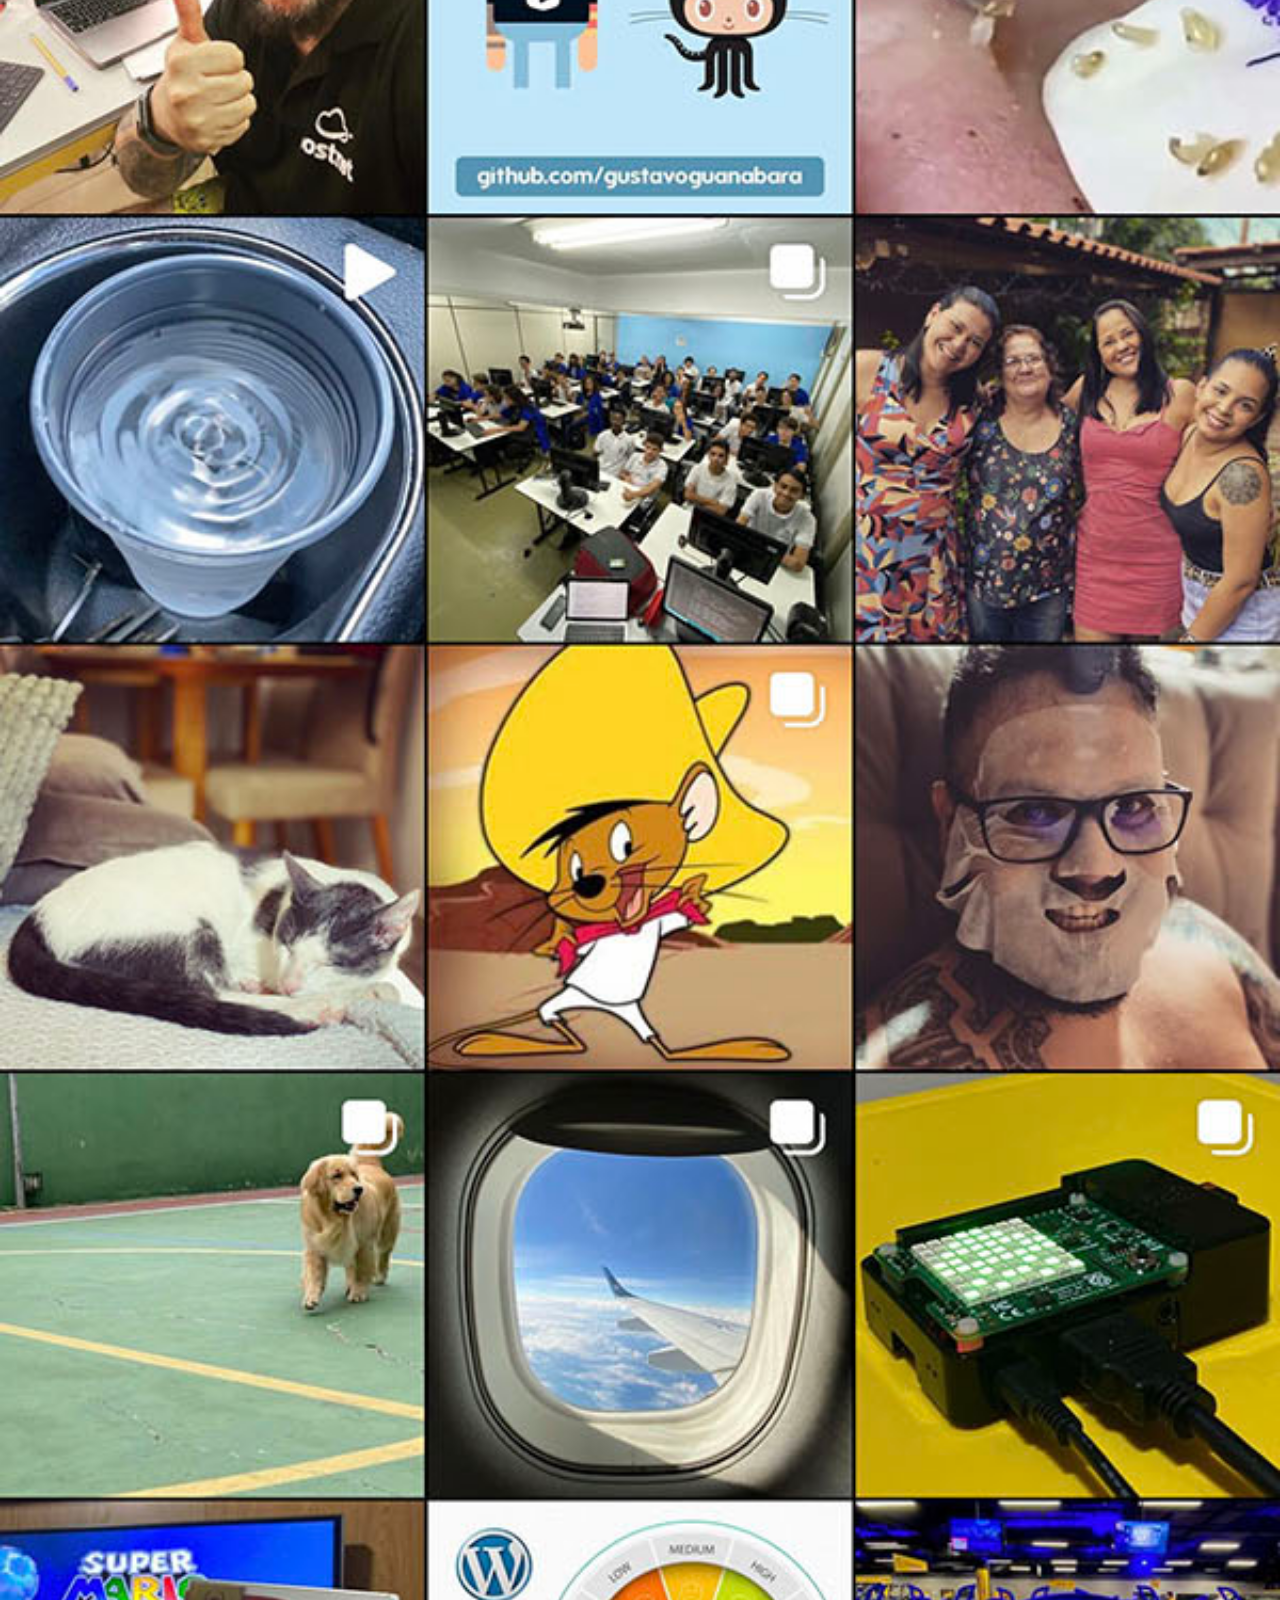
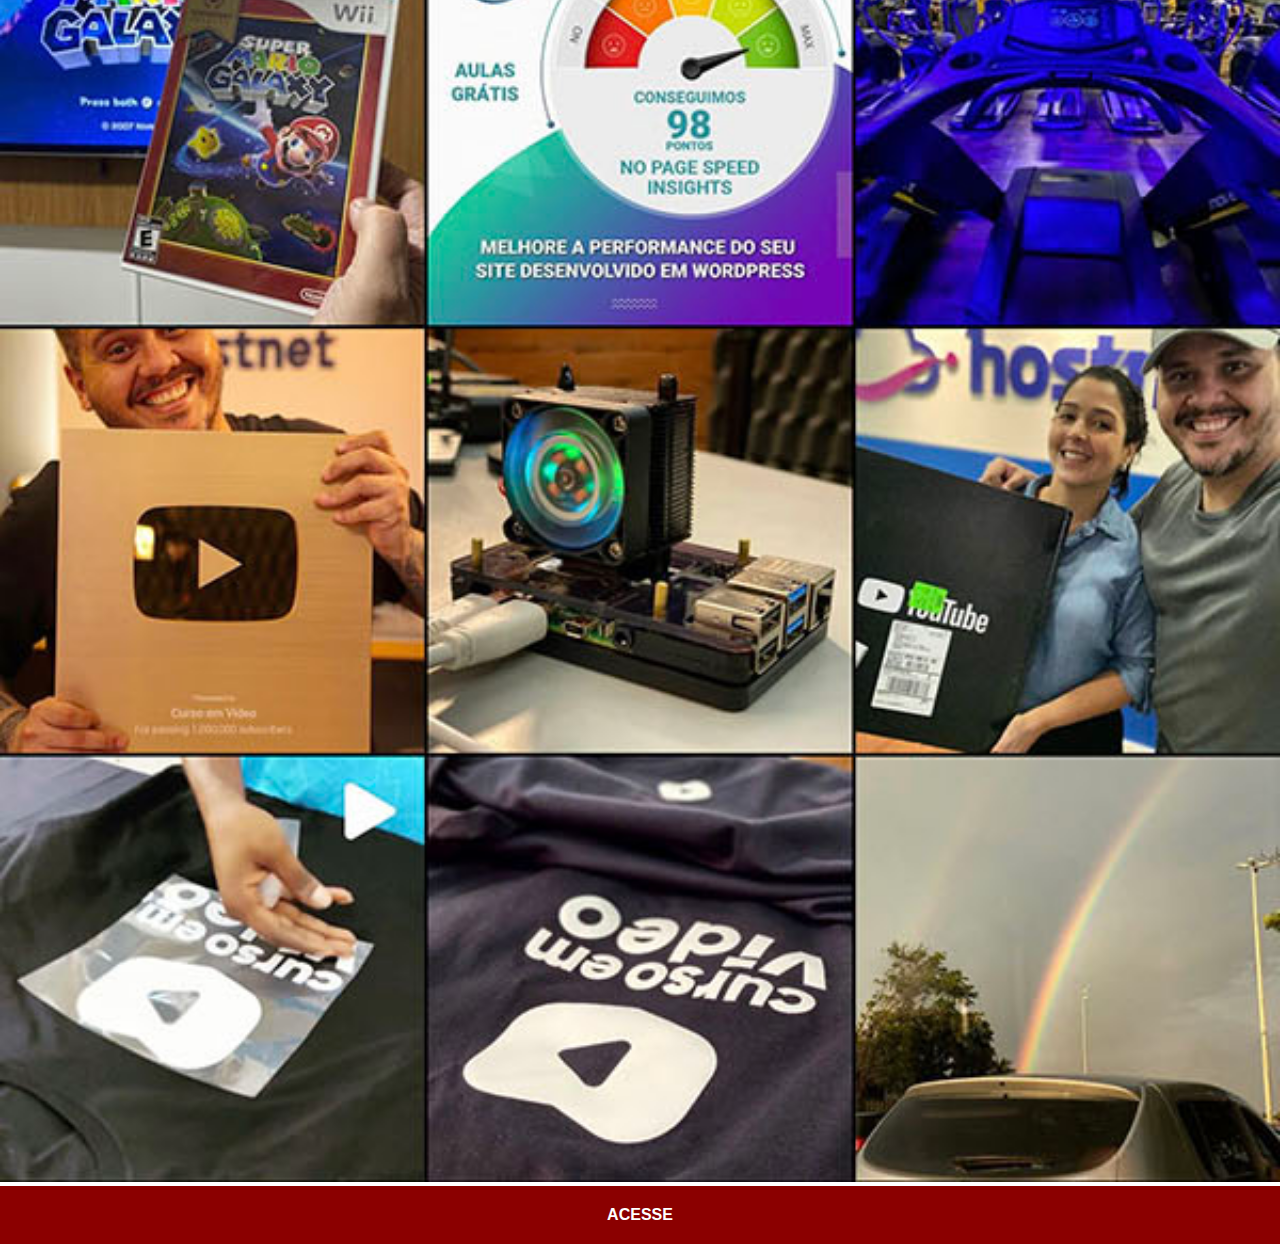
<file: instagram.html>
<!DOCTYPE html>
<html lang="pt-br">
<head>
    <meta charset="UTF-8">
    <meta name="viewport" content="width=device-width, initial-scale=1.0">
    <link rel="stylesheet" href="estilos/social.css">
    <title>Instagram</title>
</head>
<body>
    <img src="imagens/tela-instagram.jpg" alt="Instagram">
    <a href="https://www.instagram.com/gustavoguanabara/" target="_blank">ACESSE</a>
</body>
</html>
</file>
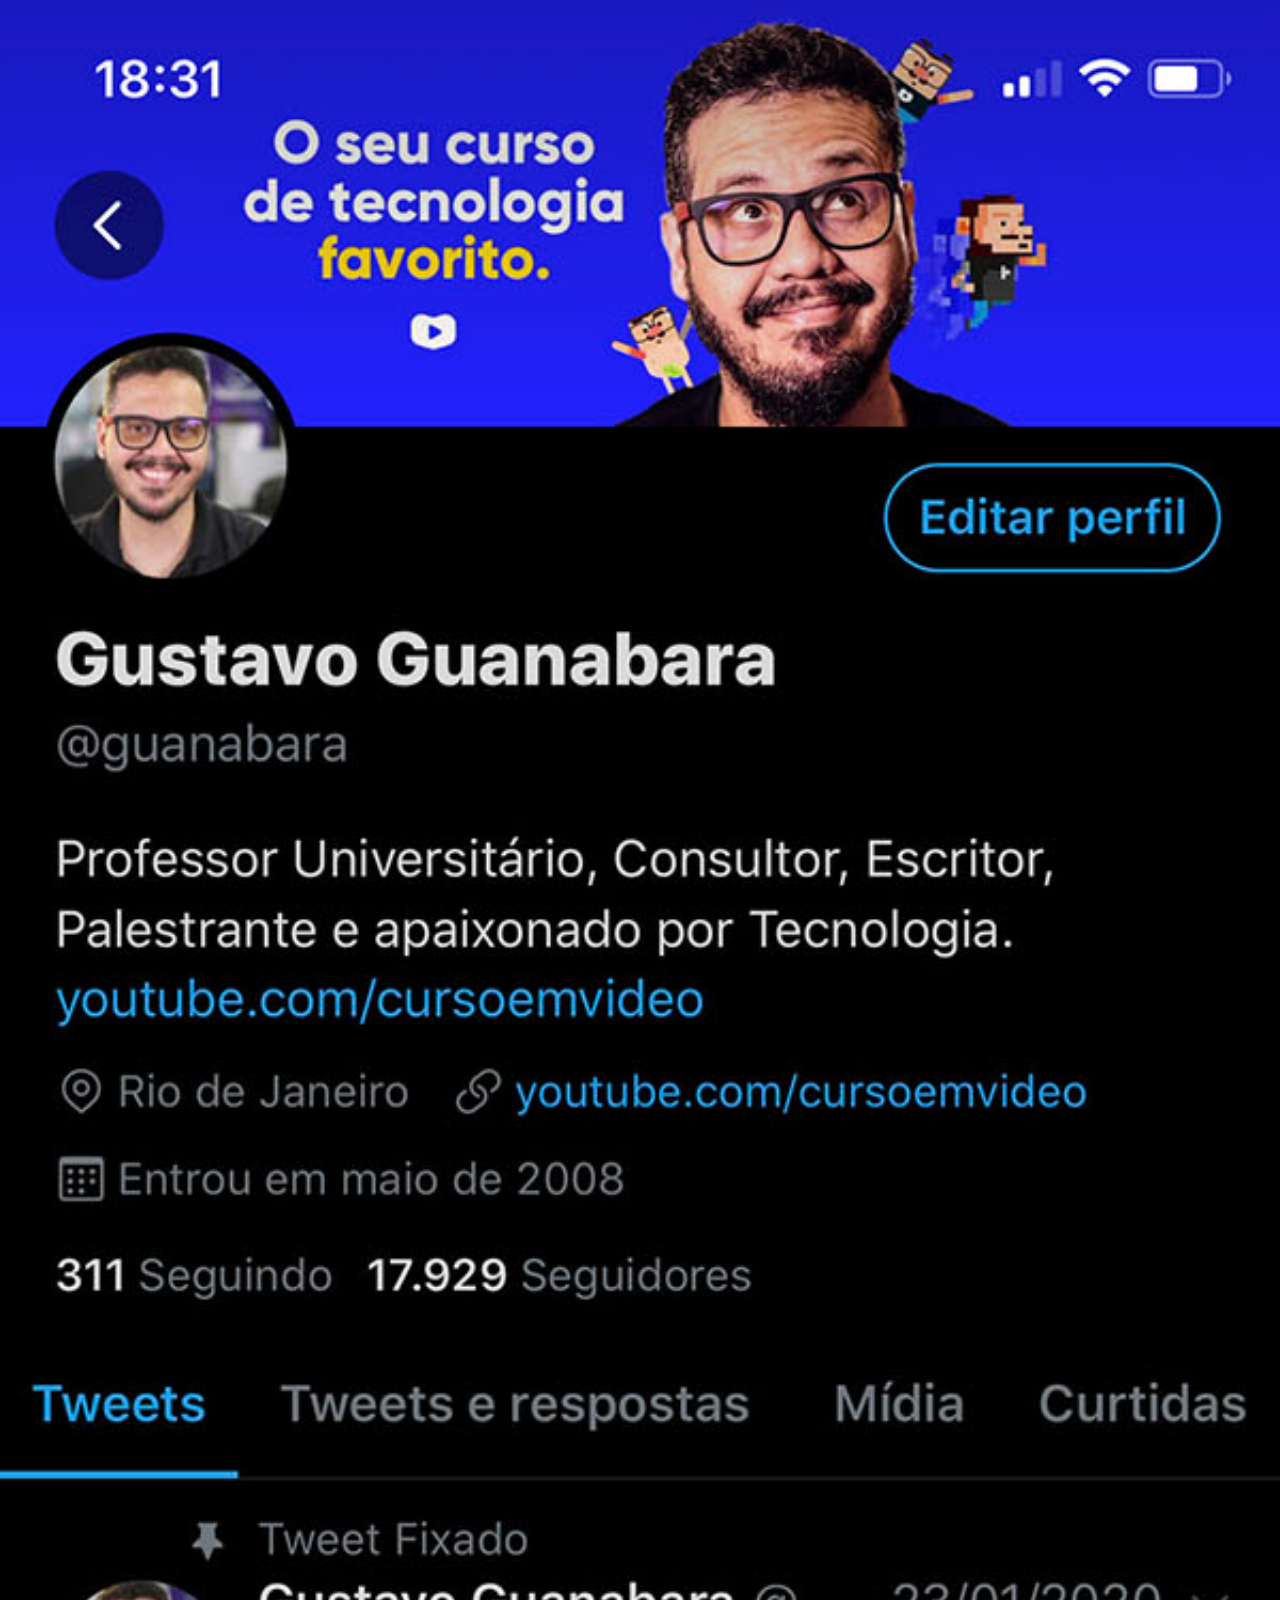
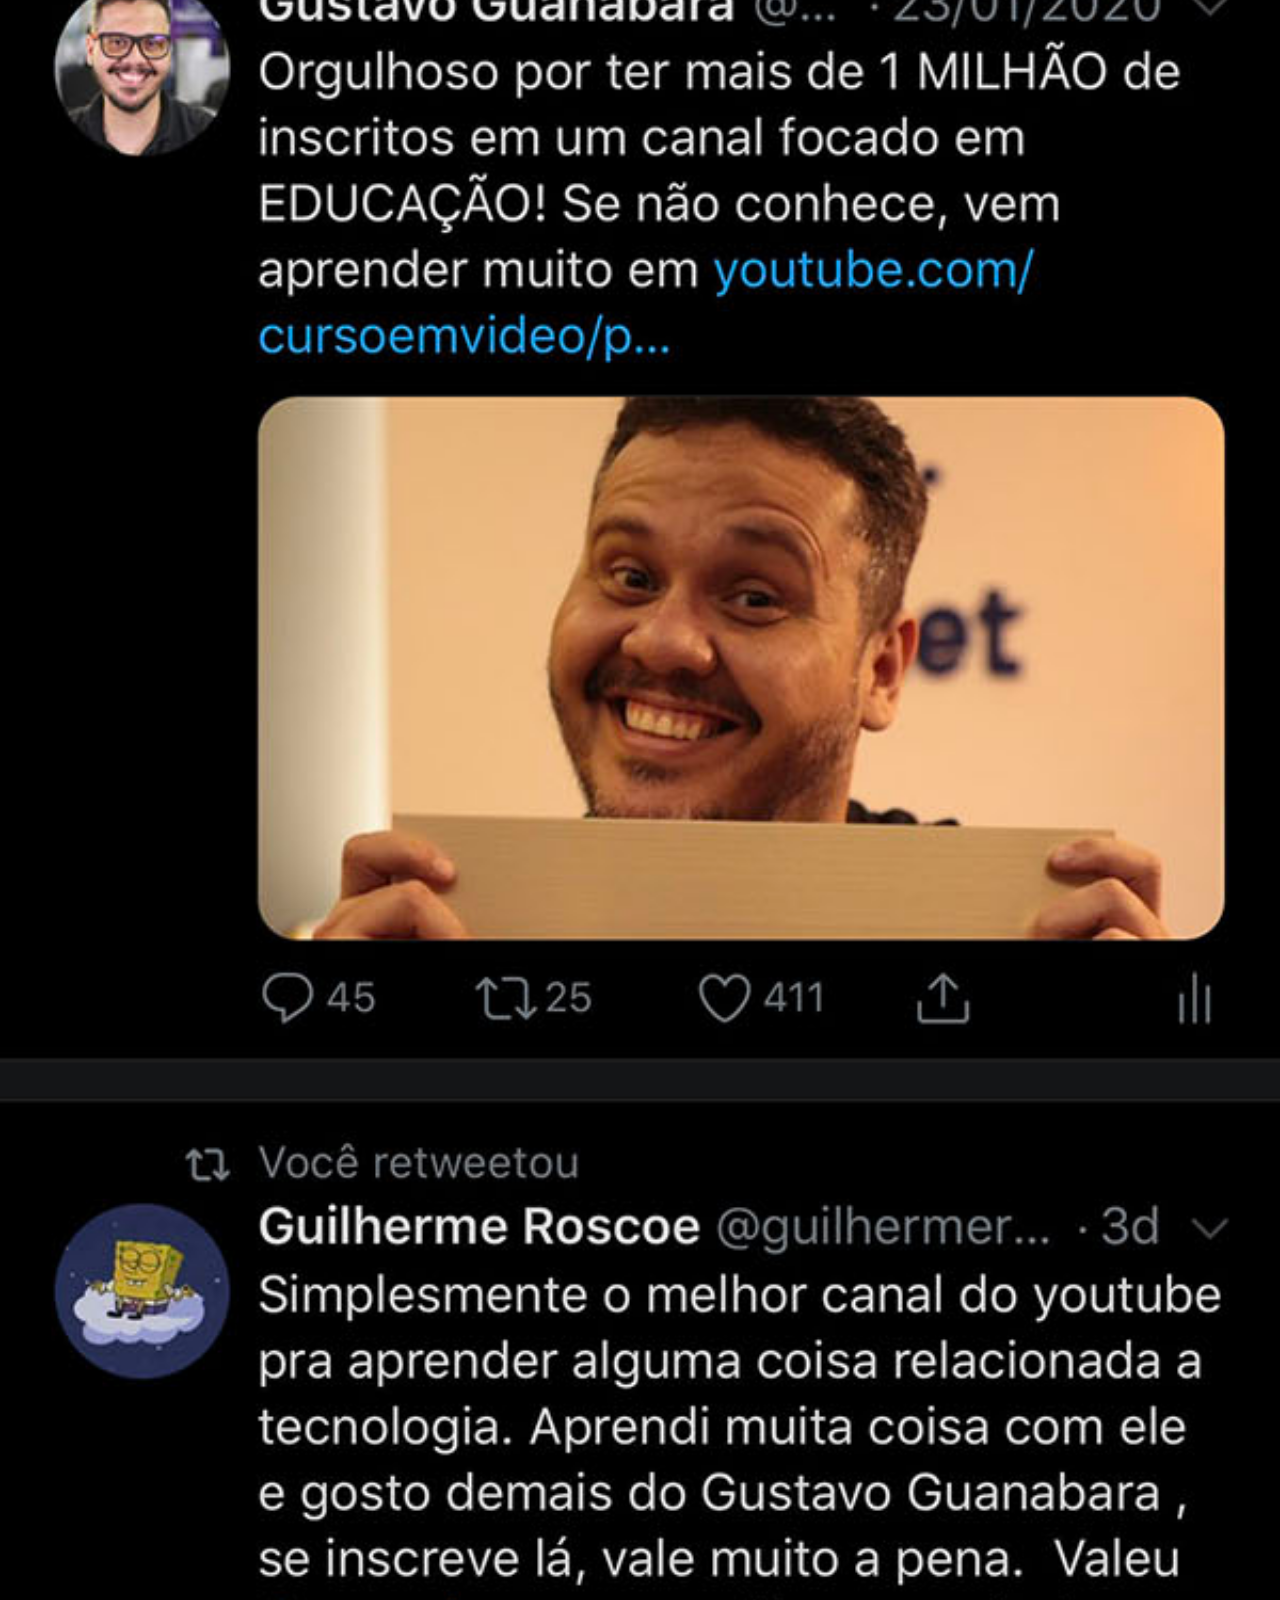
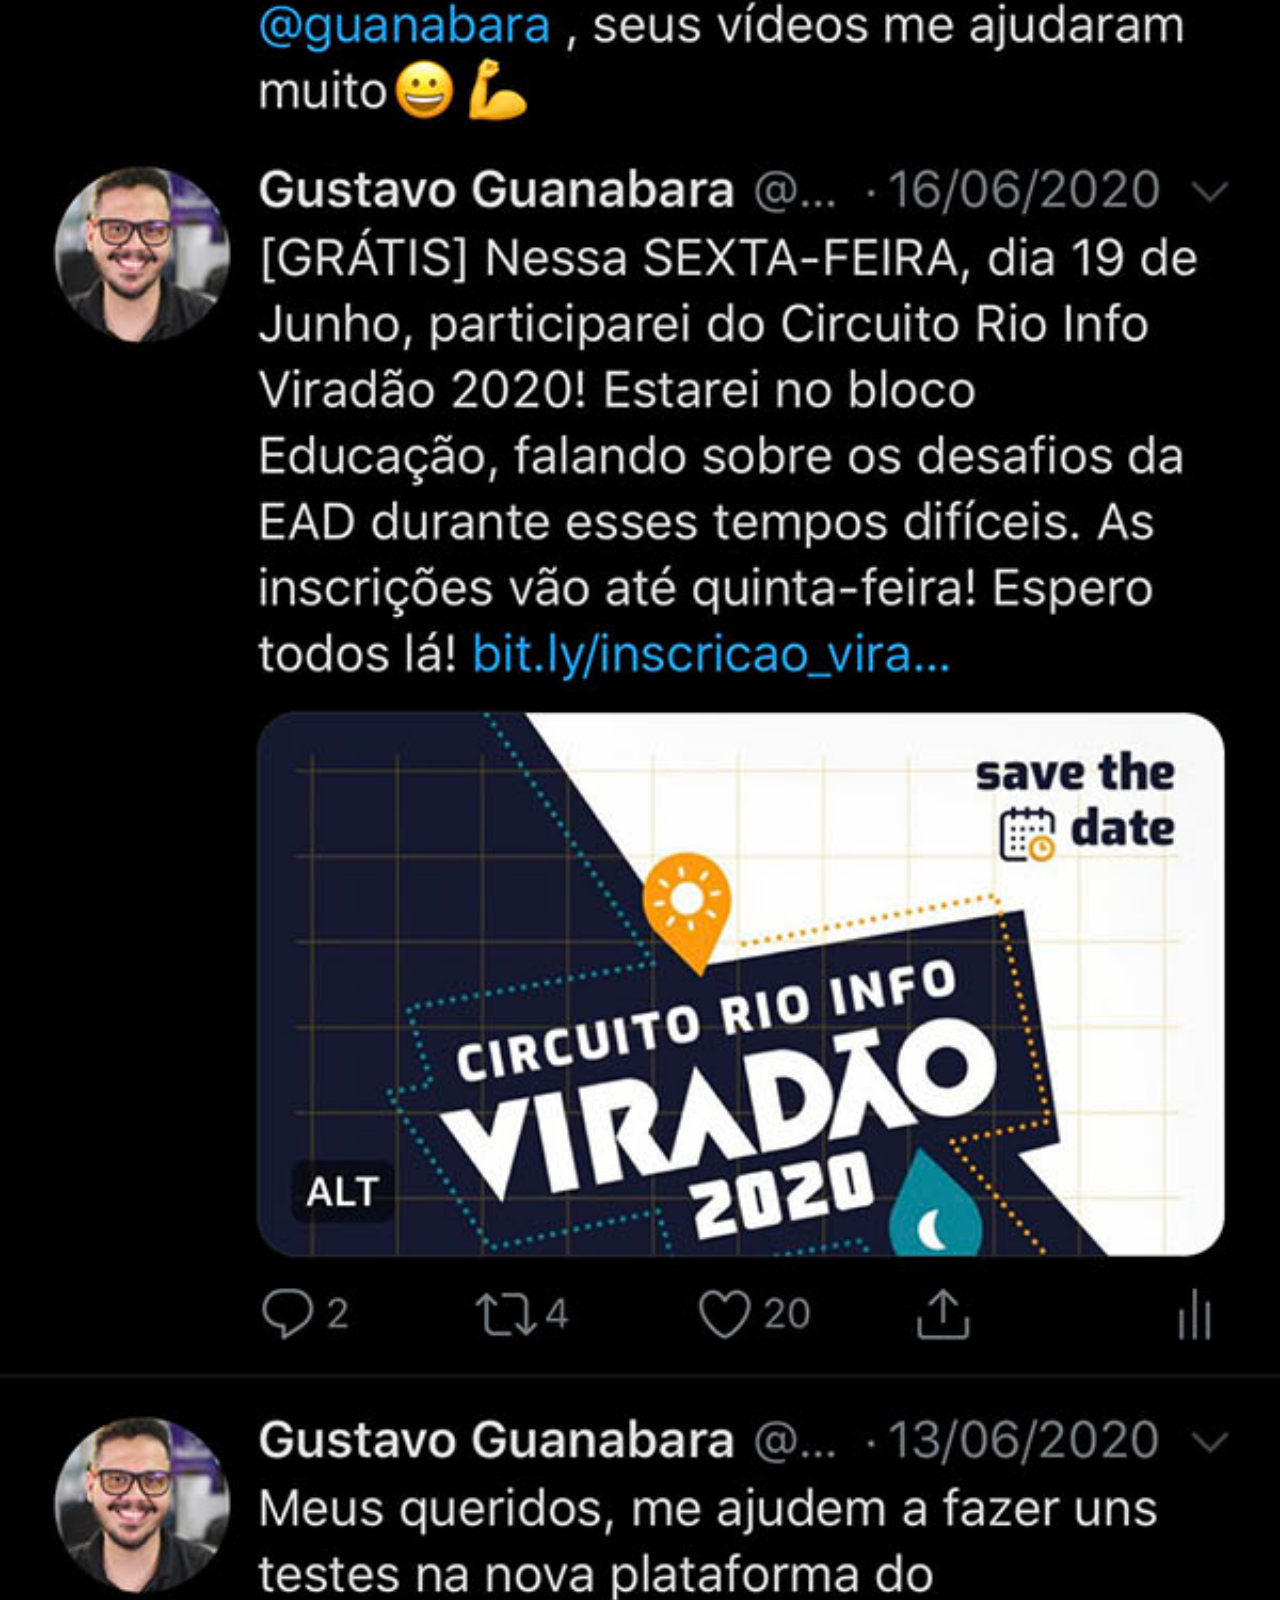
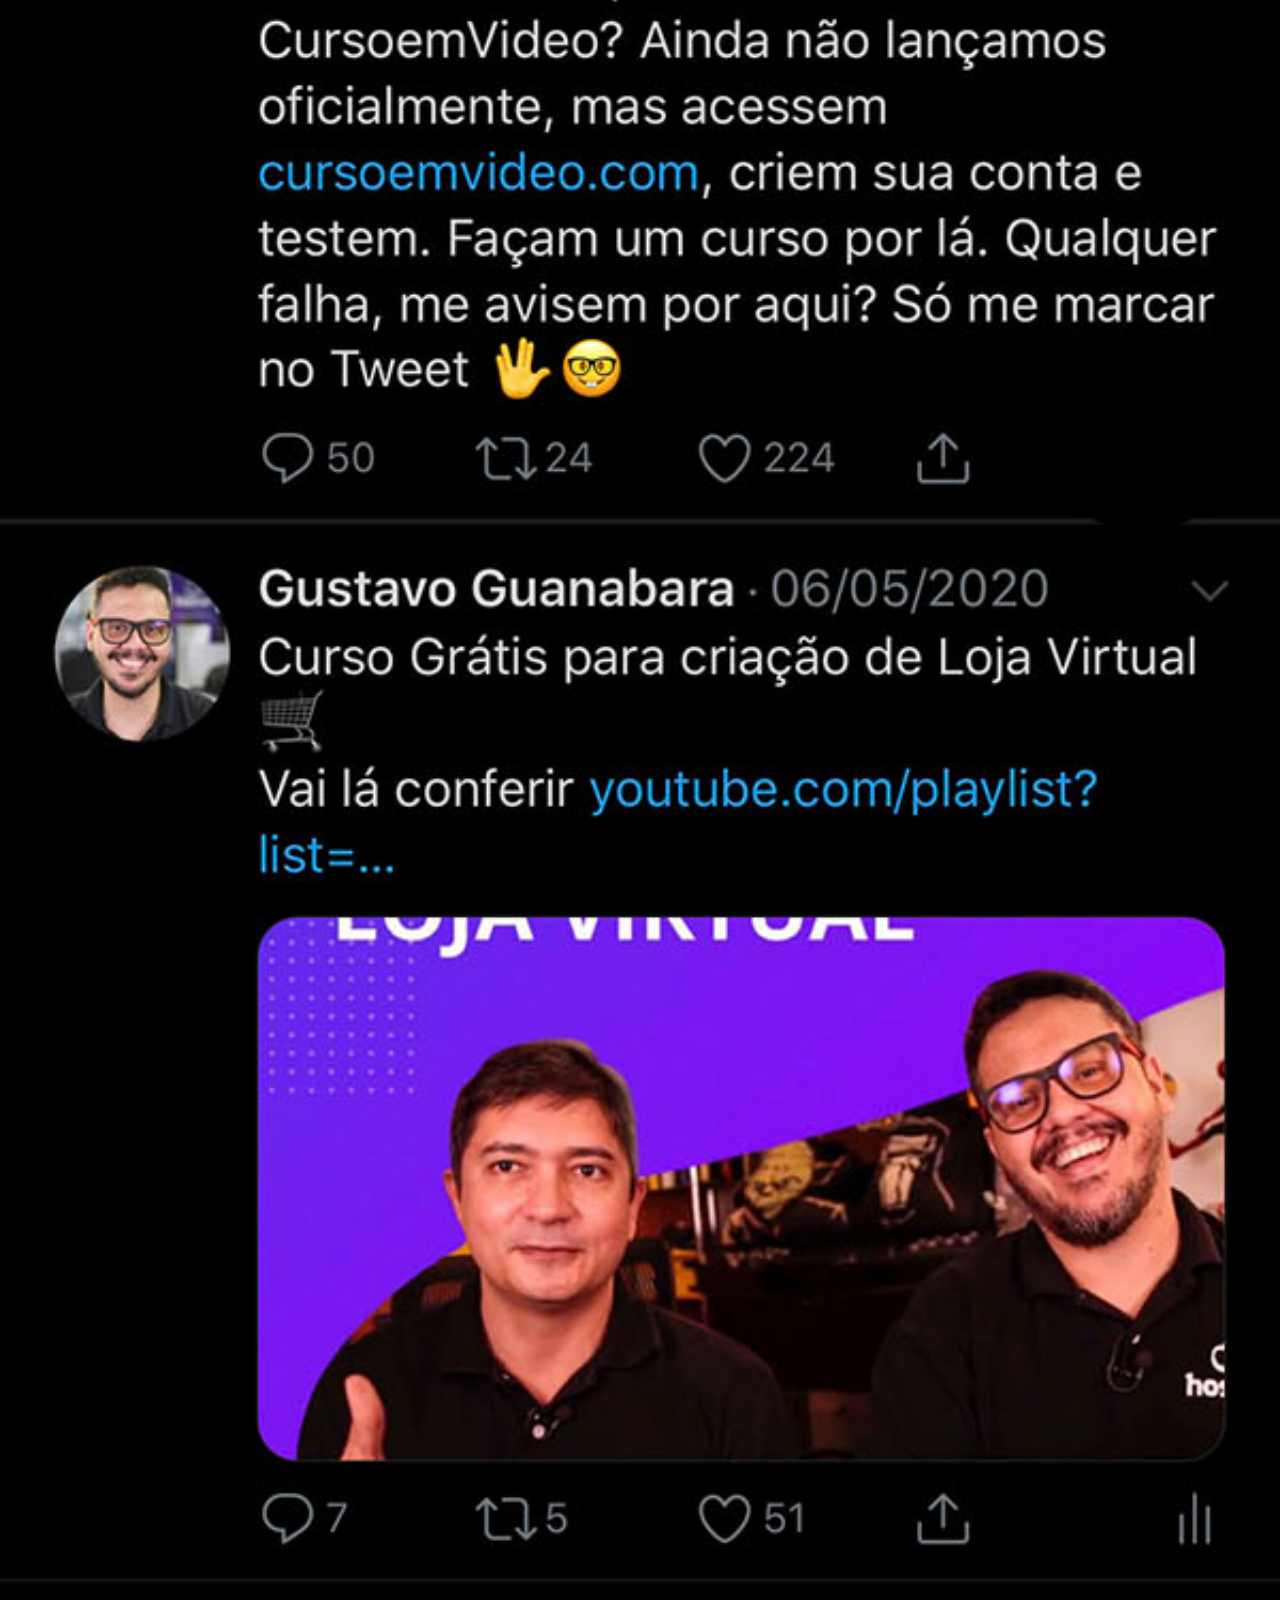
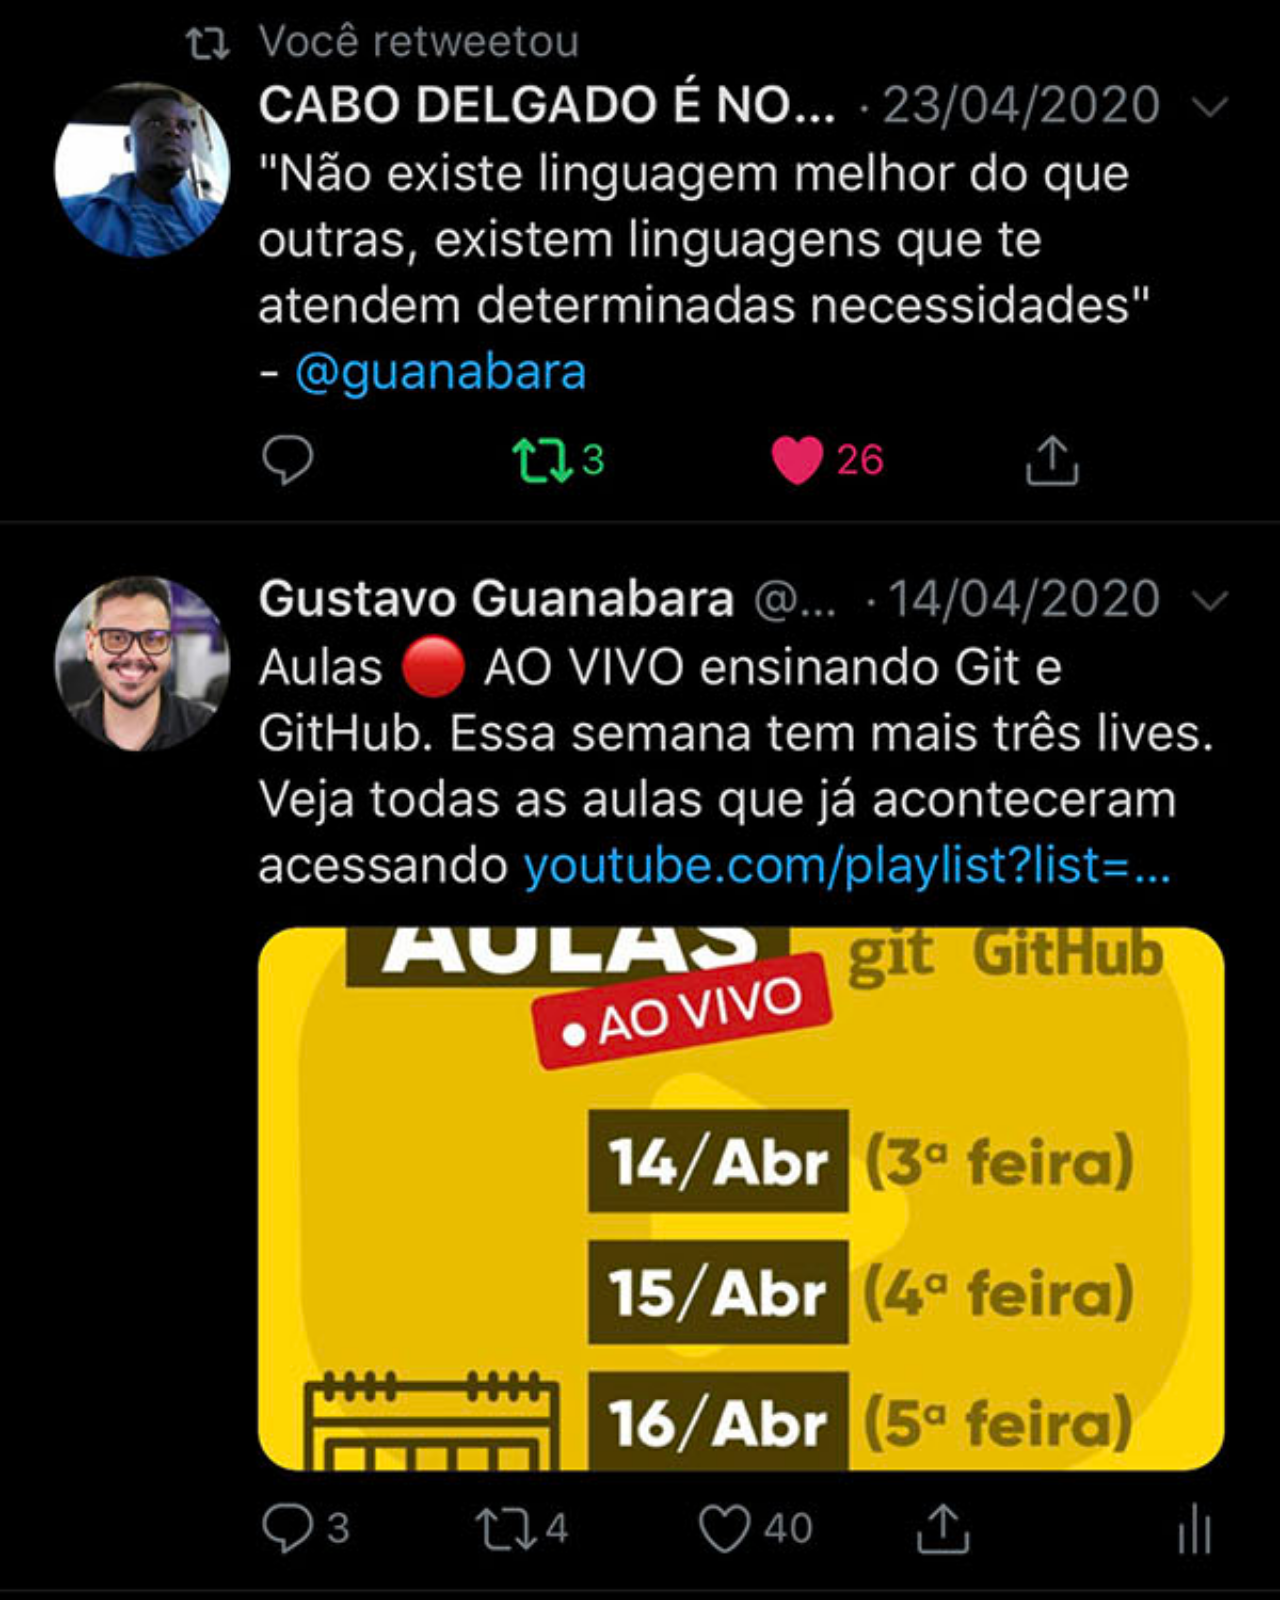
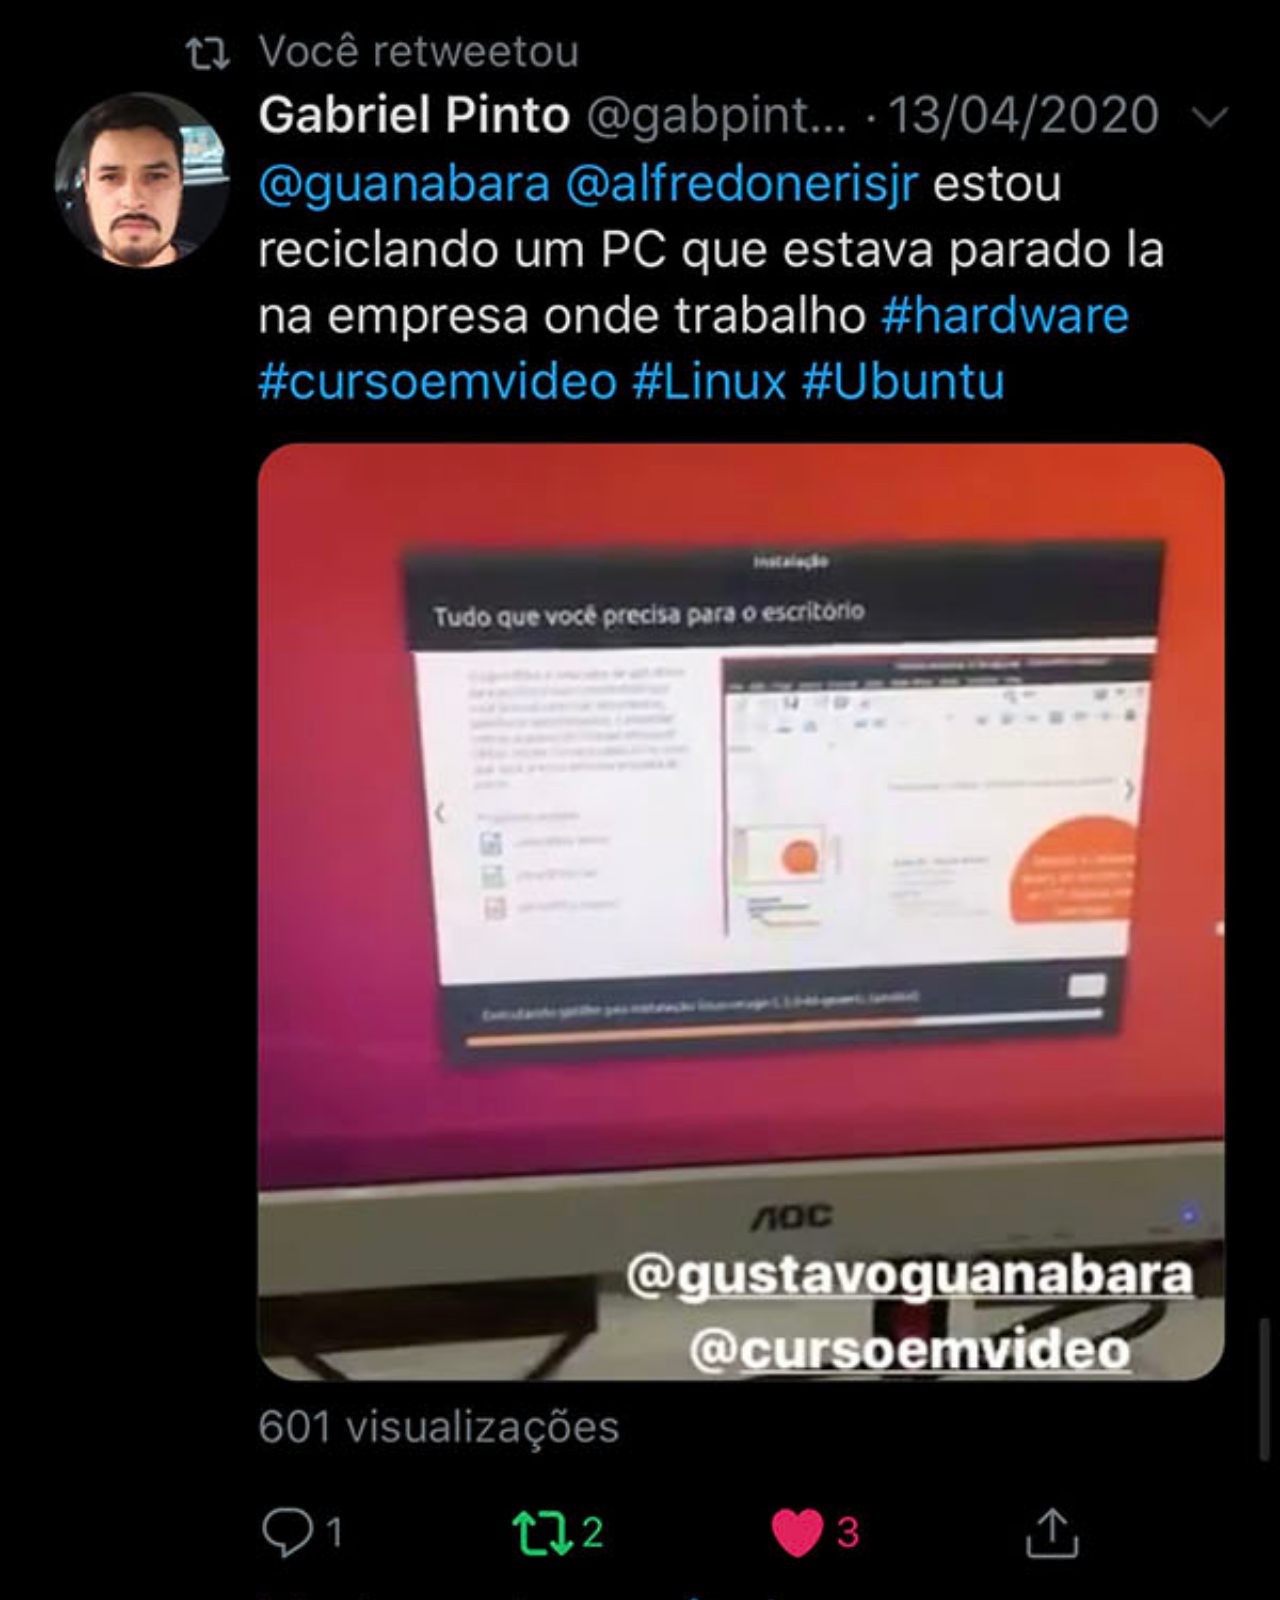
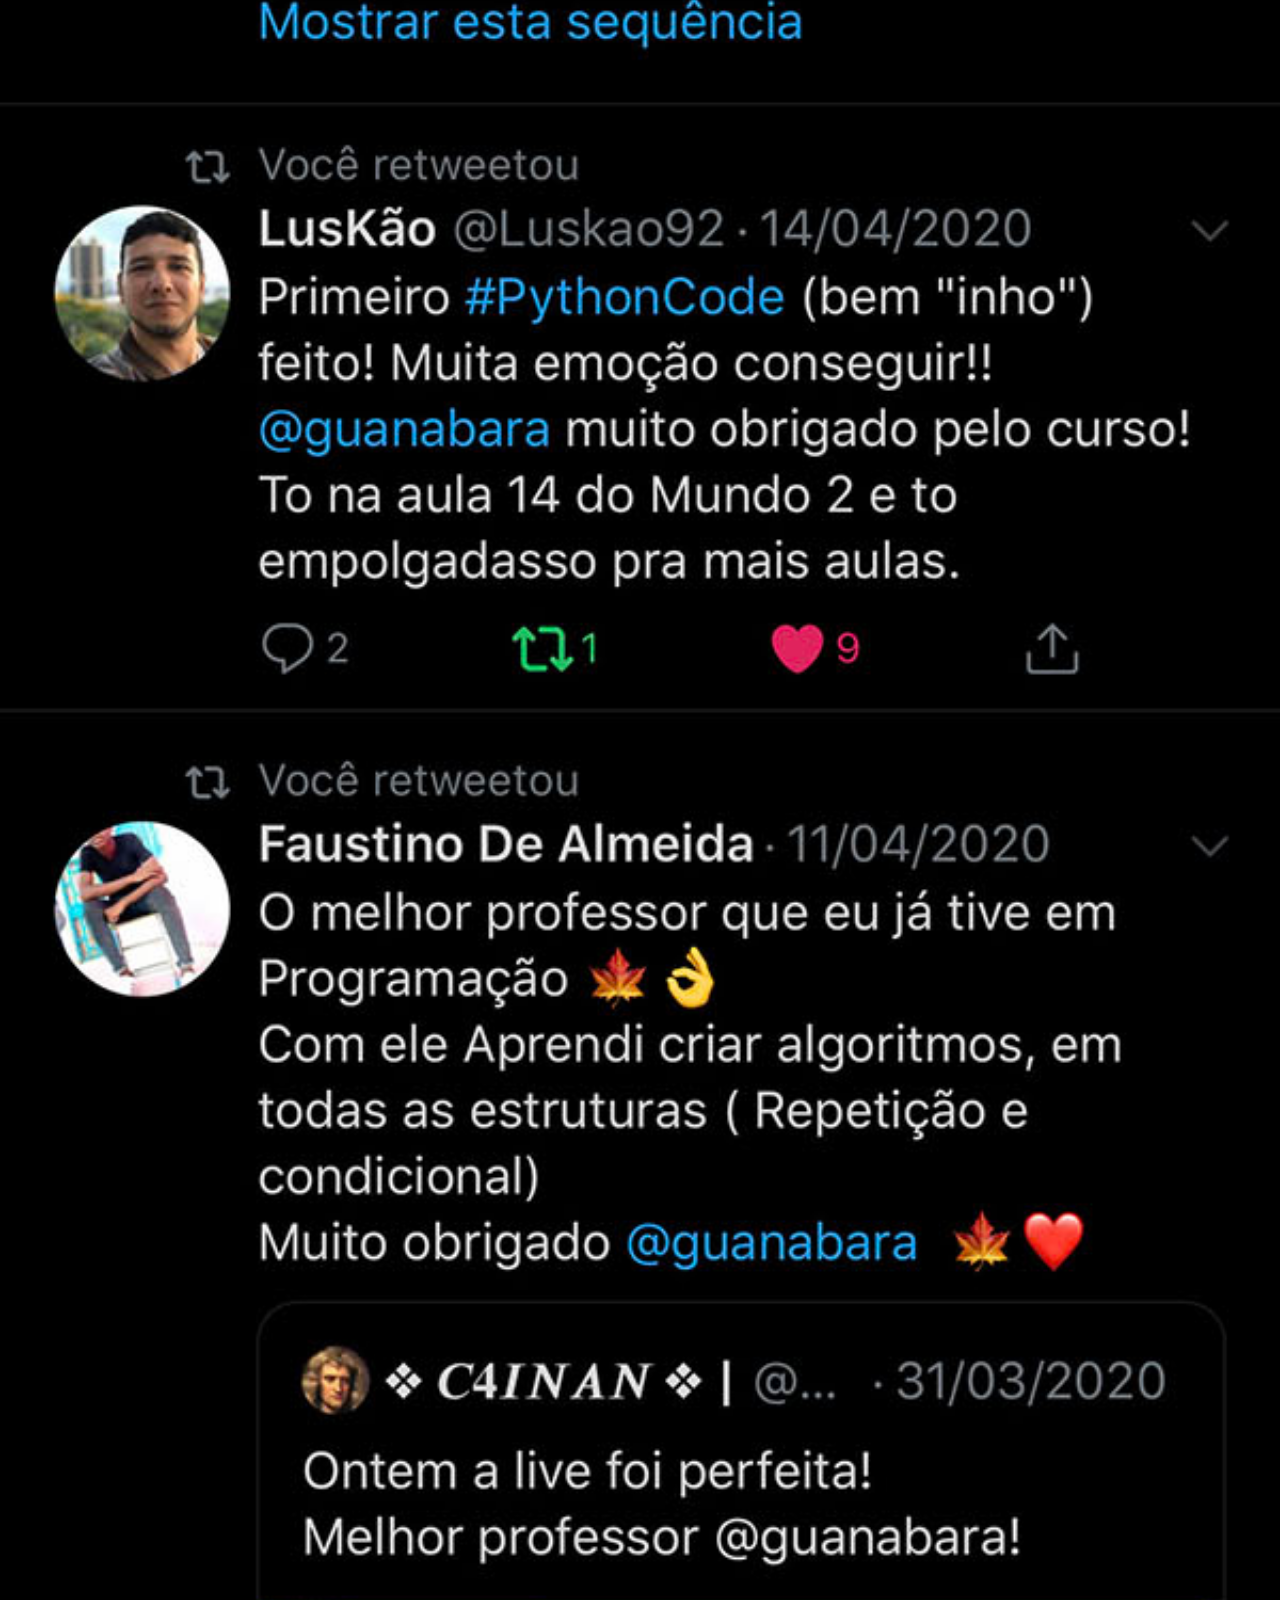
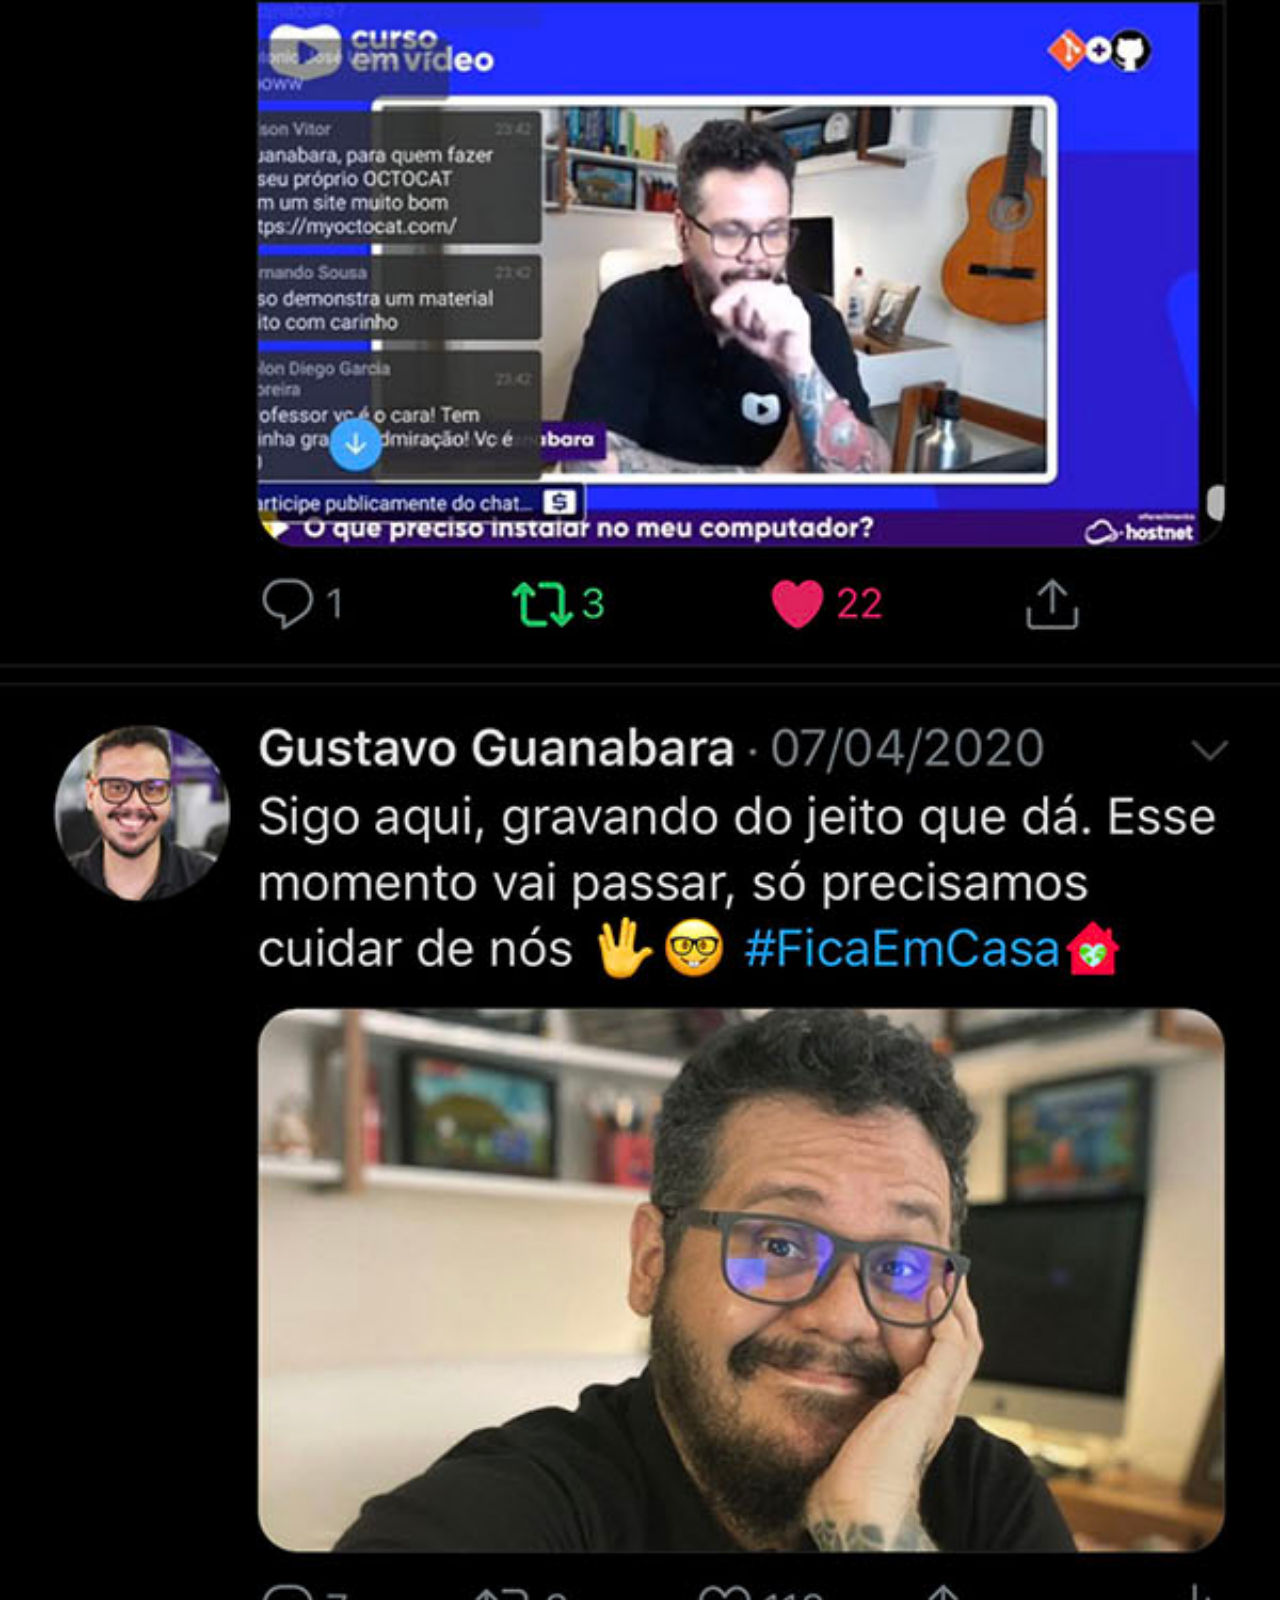
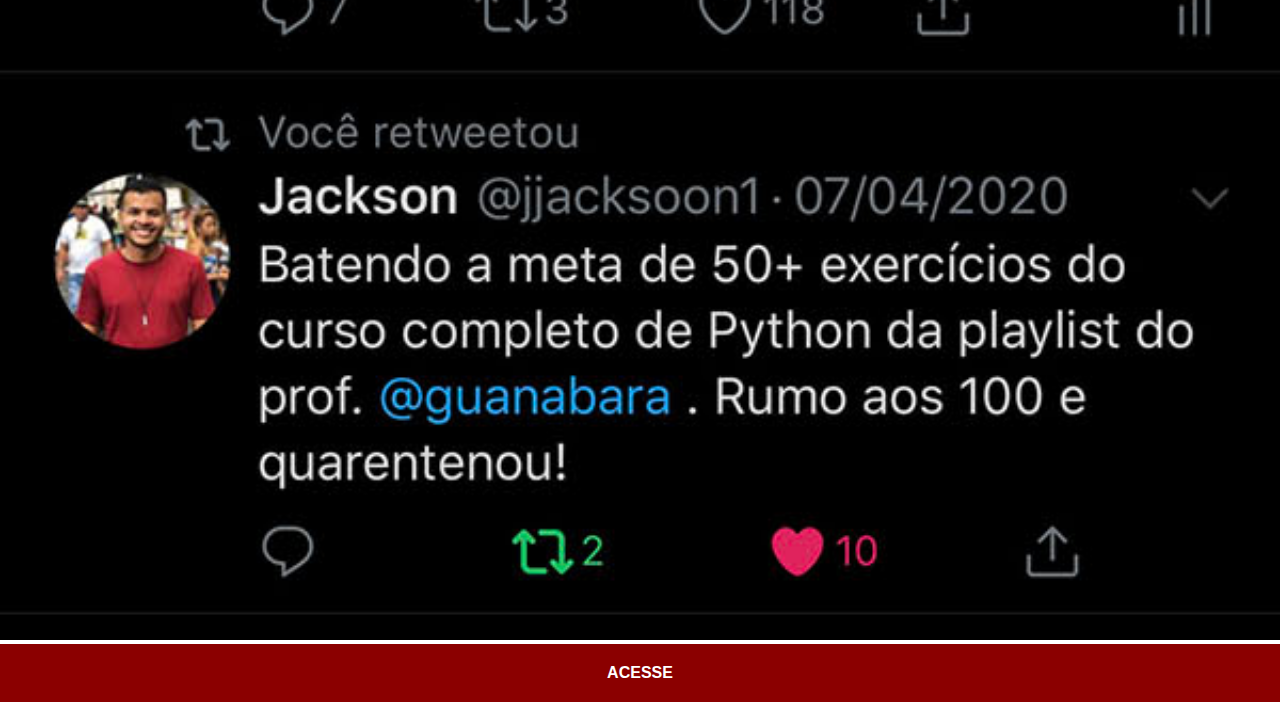
<file: twitter.html>
<!DOCTYPE html>
<html lang="pt-br">
<head>
    <meta charset="UTF-8">
    <meta name="viewport" content="width=device-width, initial-scale=1.0">
    <link rel="stylesheet" href="estilos/social.css">
    <title>Twitter</title>
</head>
<body>
    <img src="imagens/tela-twitter.jpg" alt="Twitter">
    <a href="https://x.com/guanabara" target="_blank">ACESSE</a>
</body>
</html>
</file>
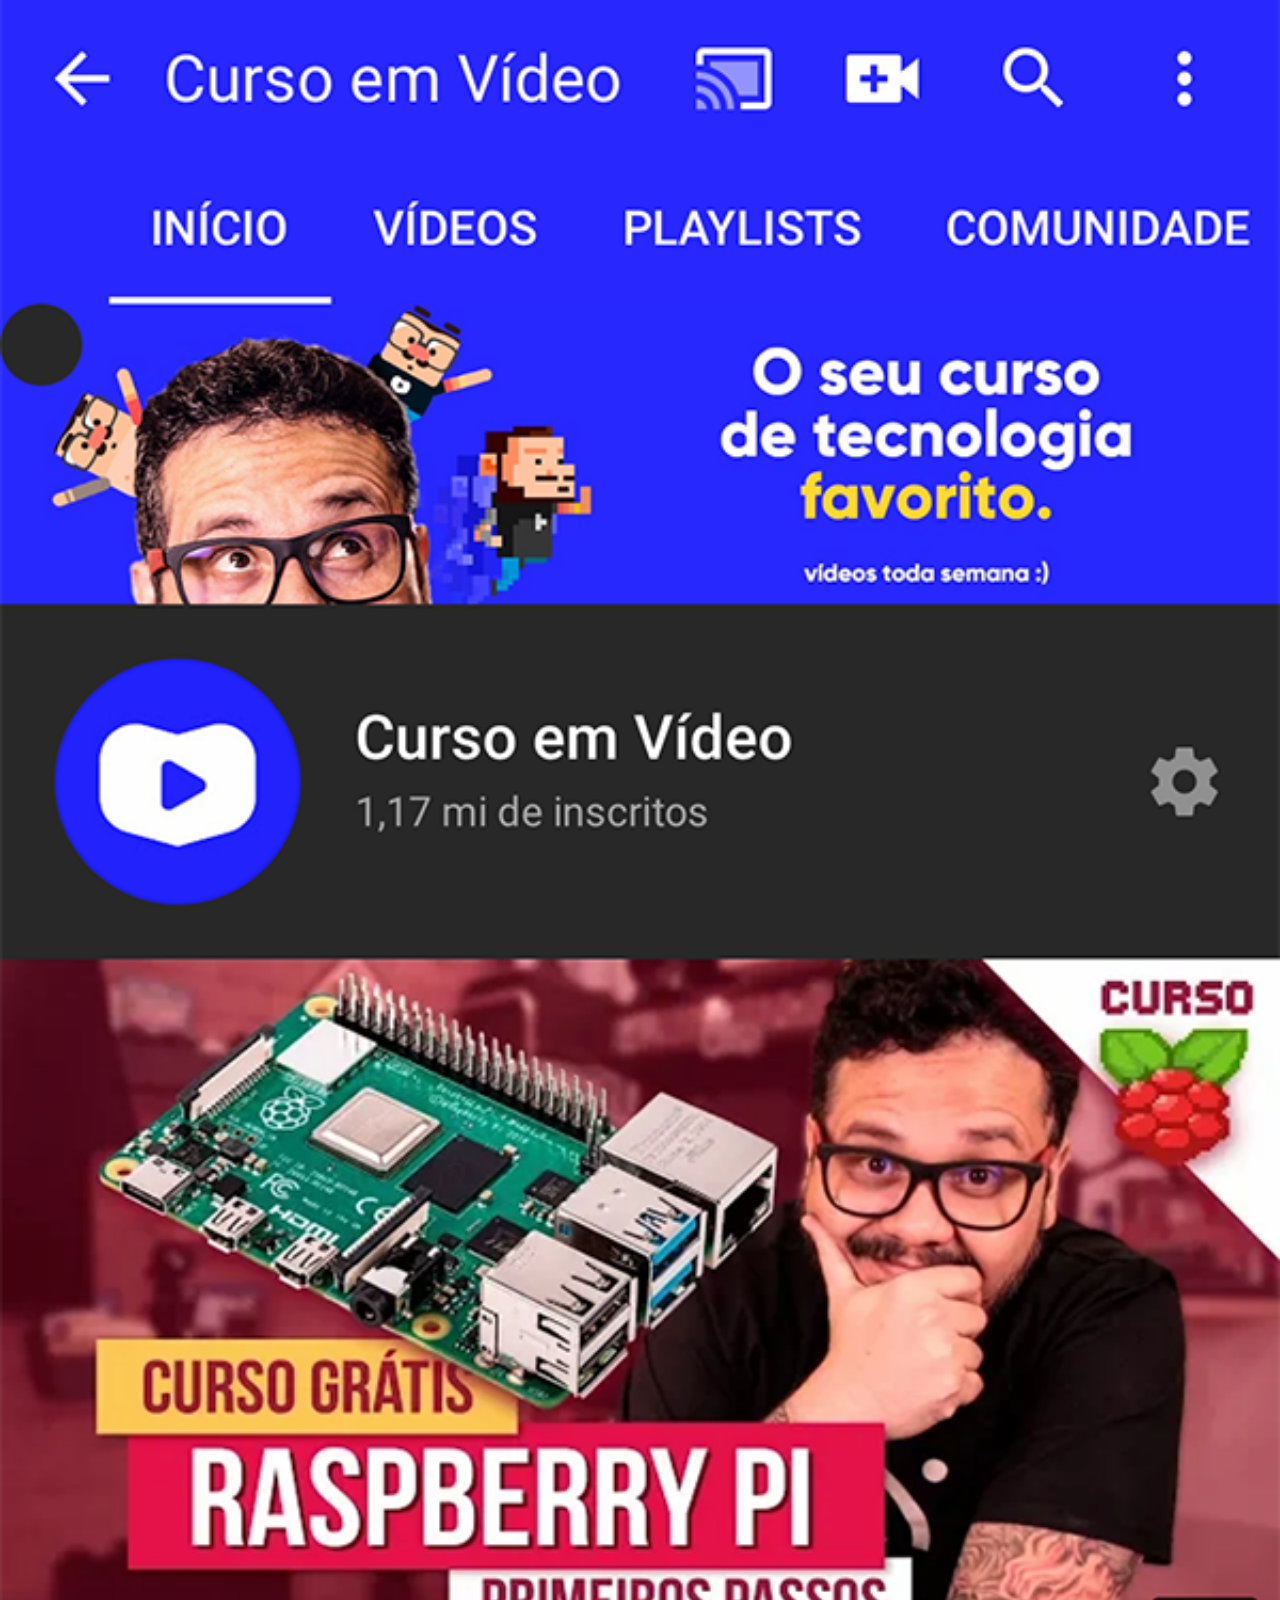
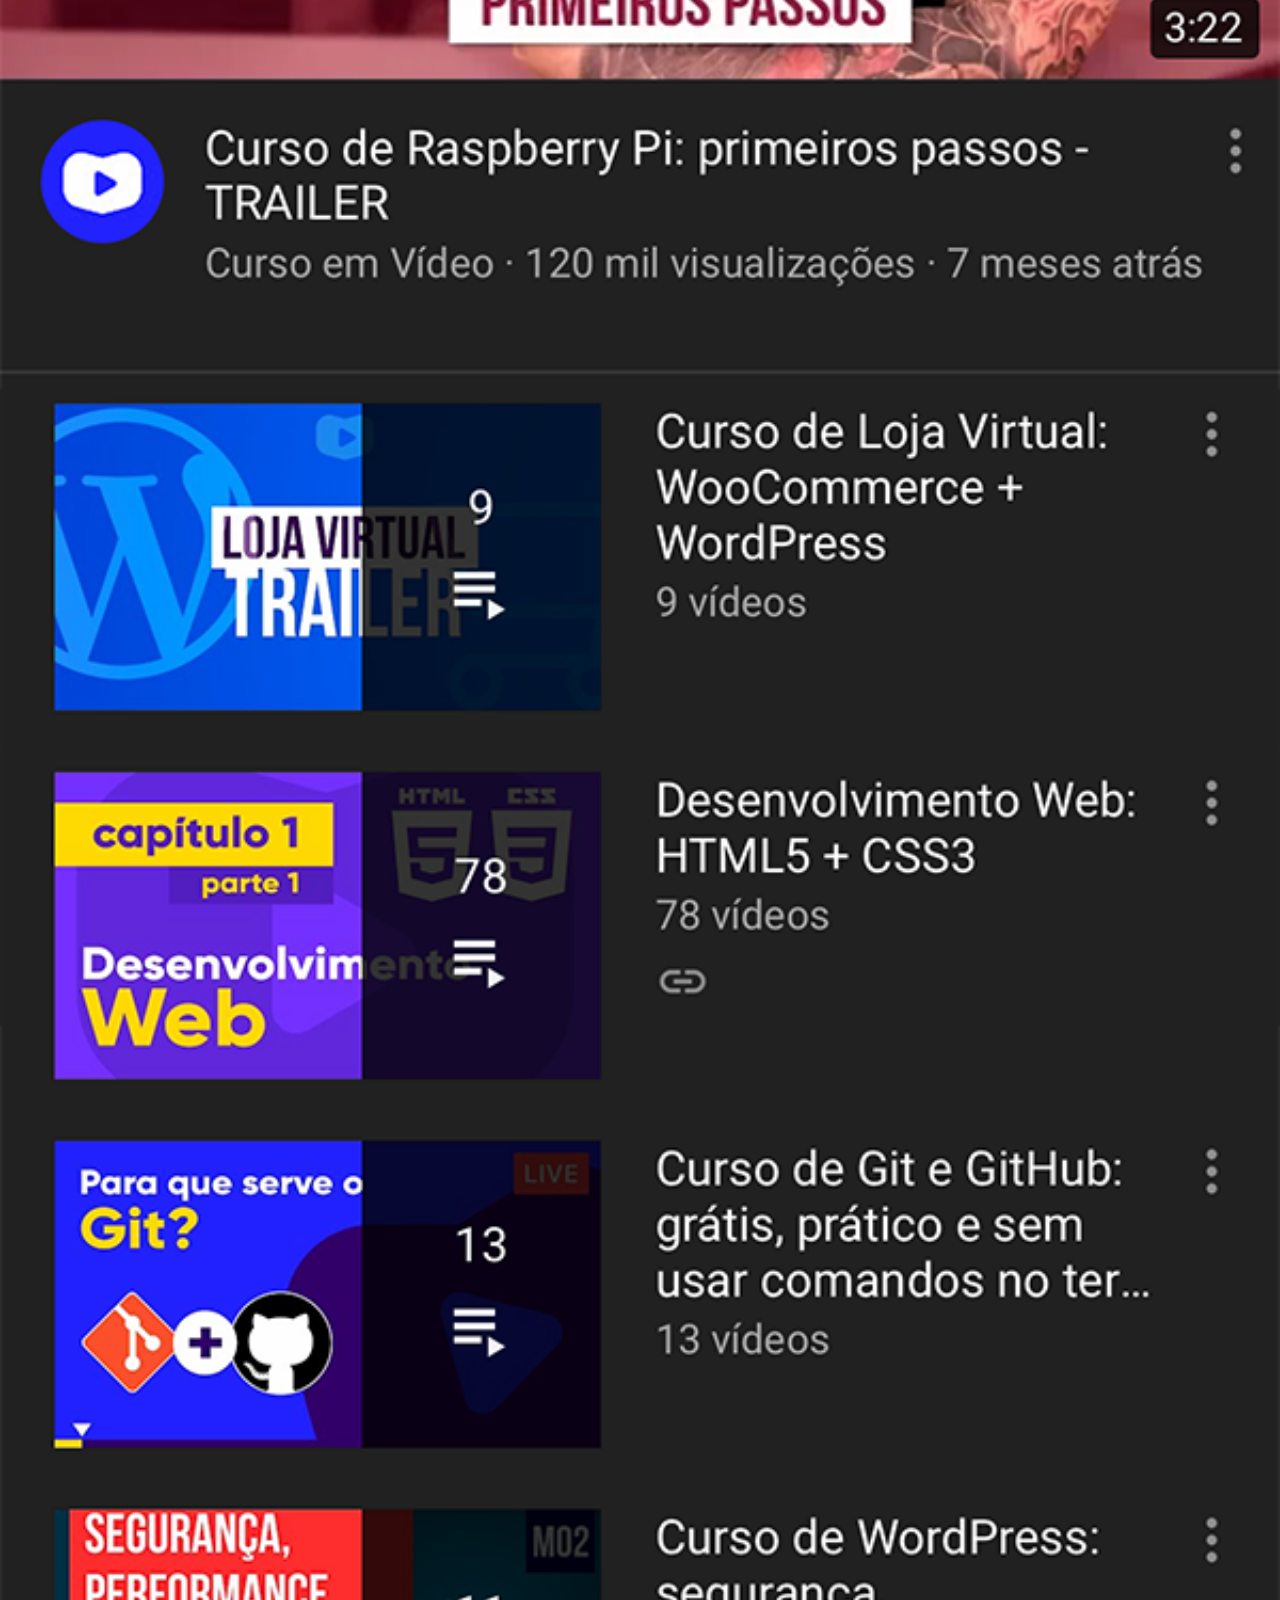
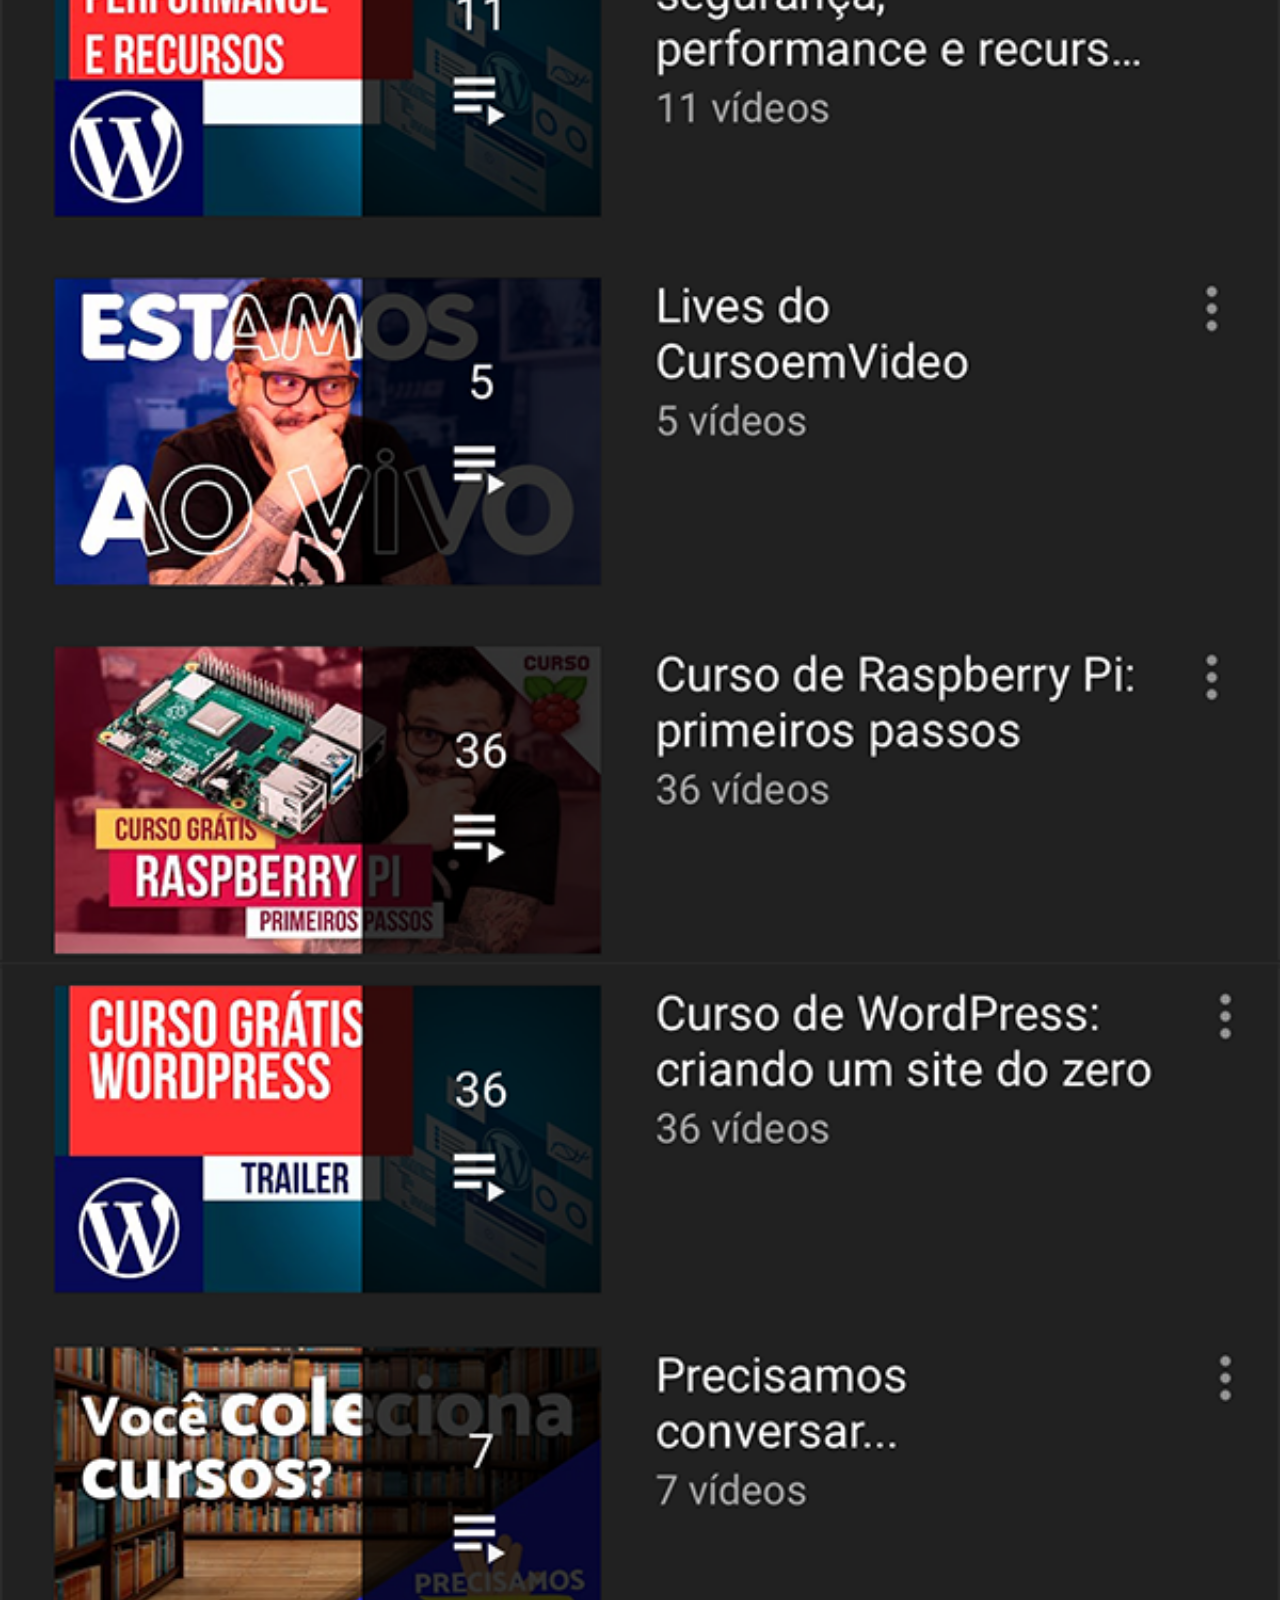
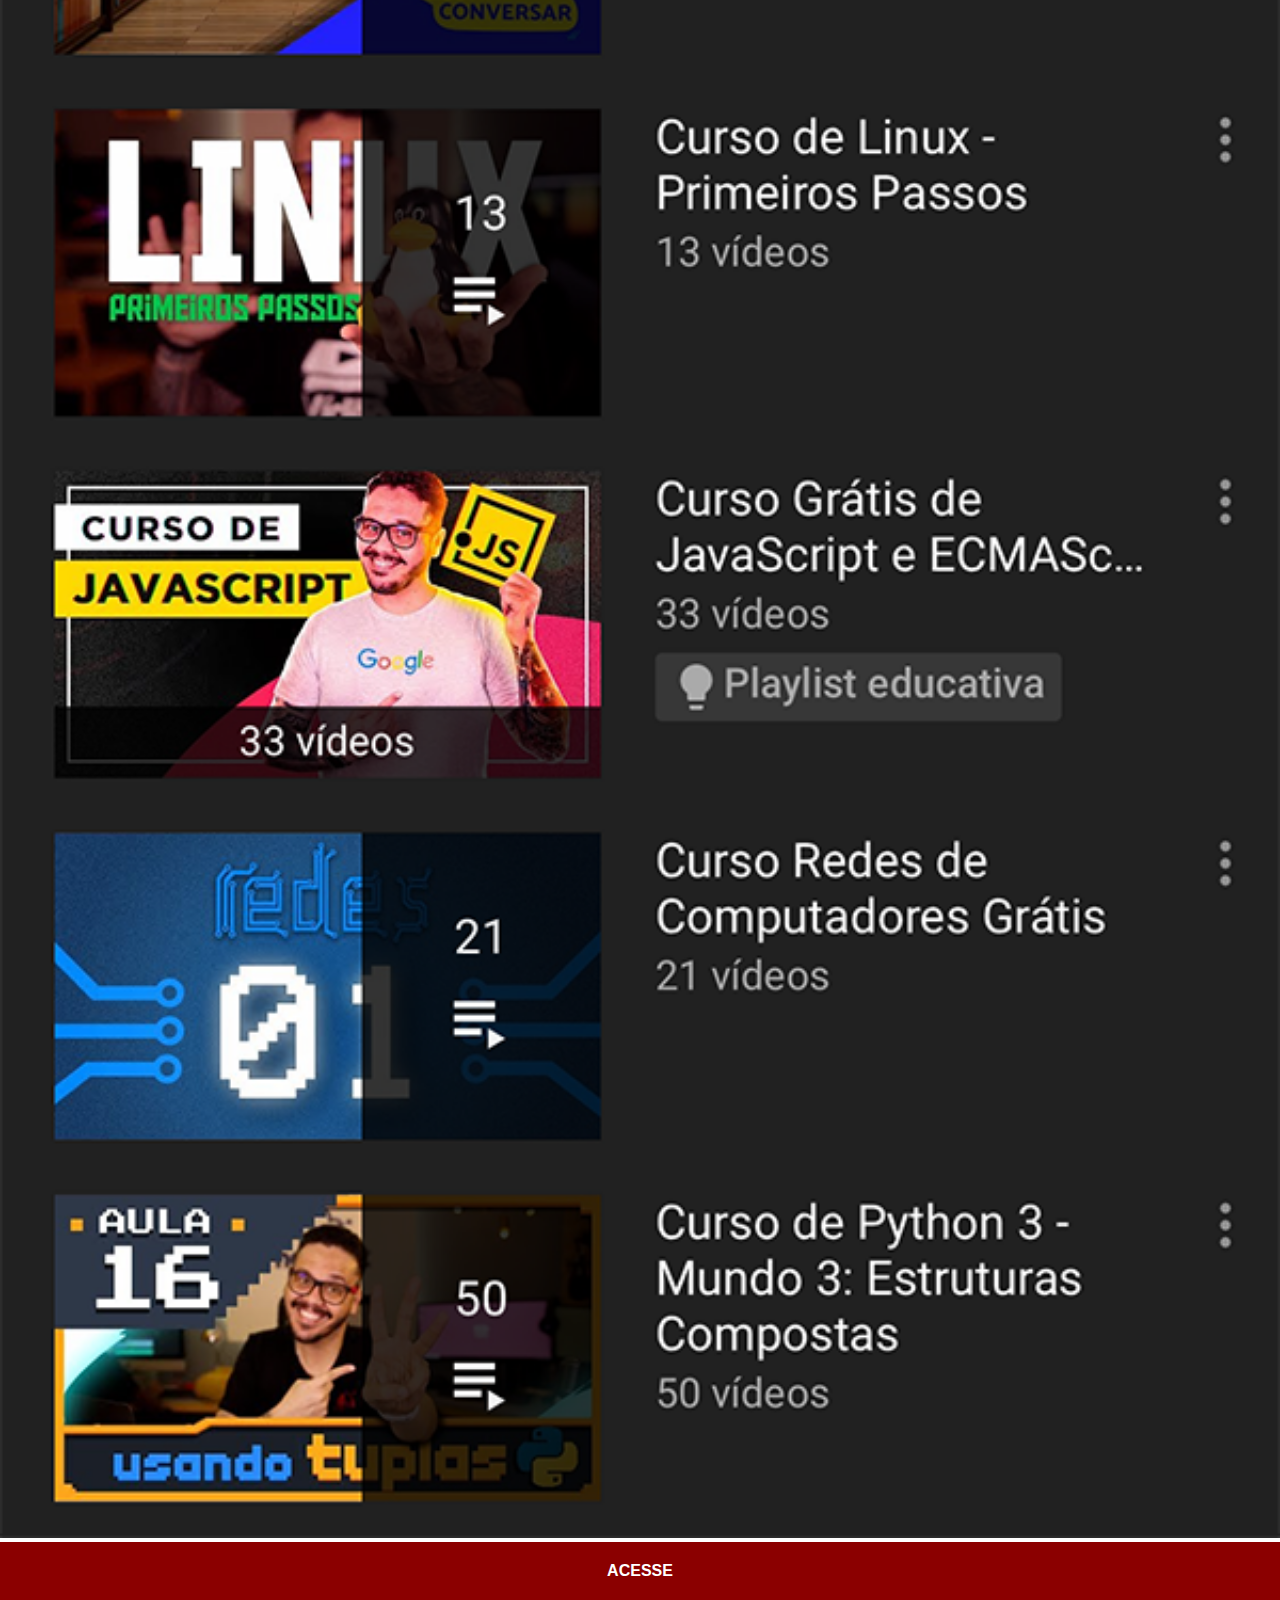
<file: youtube.html>
<!DOCTYPE html>
<html lang="pt-br">
<head>
    <meta charset="UTF-8">
    <meta name="viewport" content="width=device-width, initial-scale=1.0">
    <link rel="stylesheet" href="estilos/social.css">
    <title>Youtube</title>
</head>
<body>
    <img src="imagens/tela-youtube.png" alt="Youtube">
    <a href="https://www.youtube.com/c/CursoemV%C3%ADdeo/playlists" target="_blank">ACESSE</a>
</body>
</html>
</file>
<file: estilos/style.css>
@charset "UTF-8";

* {
    margin: 0px;
    padding: 0px;
    font-family: Arial, Helvetica, sans-serif;
}

html, body {
    height: 100vh;
    width: 100vw;
    background: url("../imagens/fundo-madeira.jpg") no-repeat top center;
    background-size: cover;
    background-attachment: fixed;
}

main {
    height: 100vh;
    position: relative;
}

section#telefone {
    height: 627px;
    width: 311px;
    background: url("../imagens/frame-iphone.png") no-repeat;
    position: absolute;

    top: 50%;
    left: 50%;
    transform: translate(-50%, -50%);
}


iframe#tela {
    position: relative;
    top: 80px;
    left: 22px;
    width: 267px;
    height: 471px;
}

section#redes-sociais {
    text-align: right;
}

section#redes-sociais img {
    width: 50px;
    margin: 10px;
    border-radius: 50%;
    box-shadow: 2px 2px 5px rgba(0, 0, 0, 0.400);
    box-sizing: border-box;
}

section#redes-sociais img:hover {
    border: 2px solid rgba(255, 255, 255, 0.6);
    transform: translate(-3px, -3px);
    box-shadow: 5px 5px 10px rgba(0, 0, 0, 0.600);
    transition: transform .2s, border .2s;
}
</file>
<file: estilos/social.css>
@charset "UTF-8";

* {
    margin: 0px;
    padding: 0px;
    font-family: Arial, Helvetica, sans-serif;
}

::-webkit-scrollbar {
    width: 0px;
    height: 0px;
}

img {
    width: 100vw;
}

a{
    display: block;
    background-color: darkred;
    color: white;
    padding: 20px;
    text-align: center;
    font-weight: bolder;
    text-decoration: none;
}

a:hover {
    background-color: red;
}
</file>
